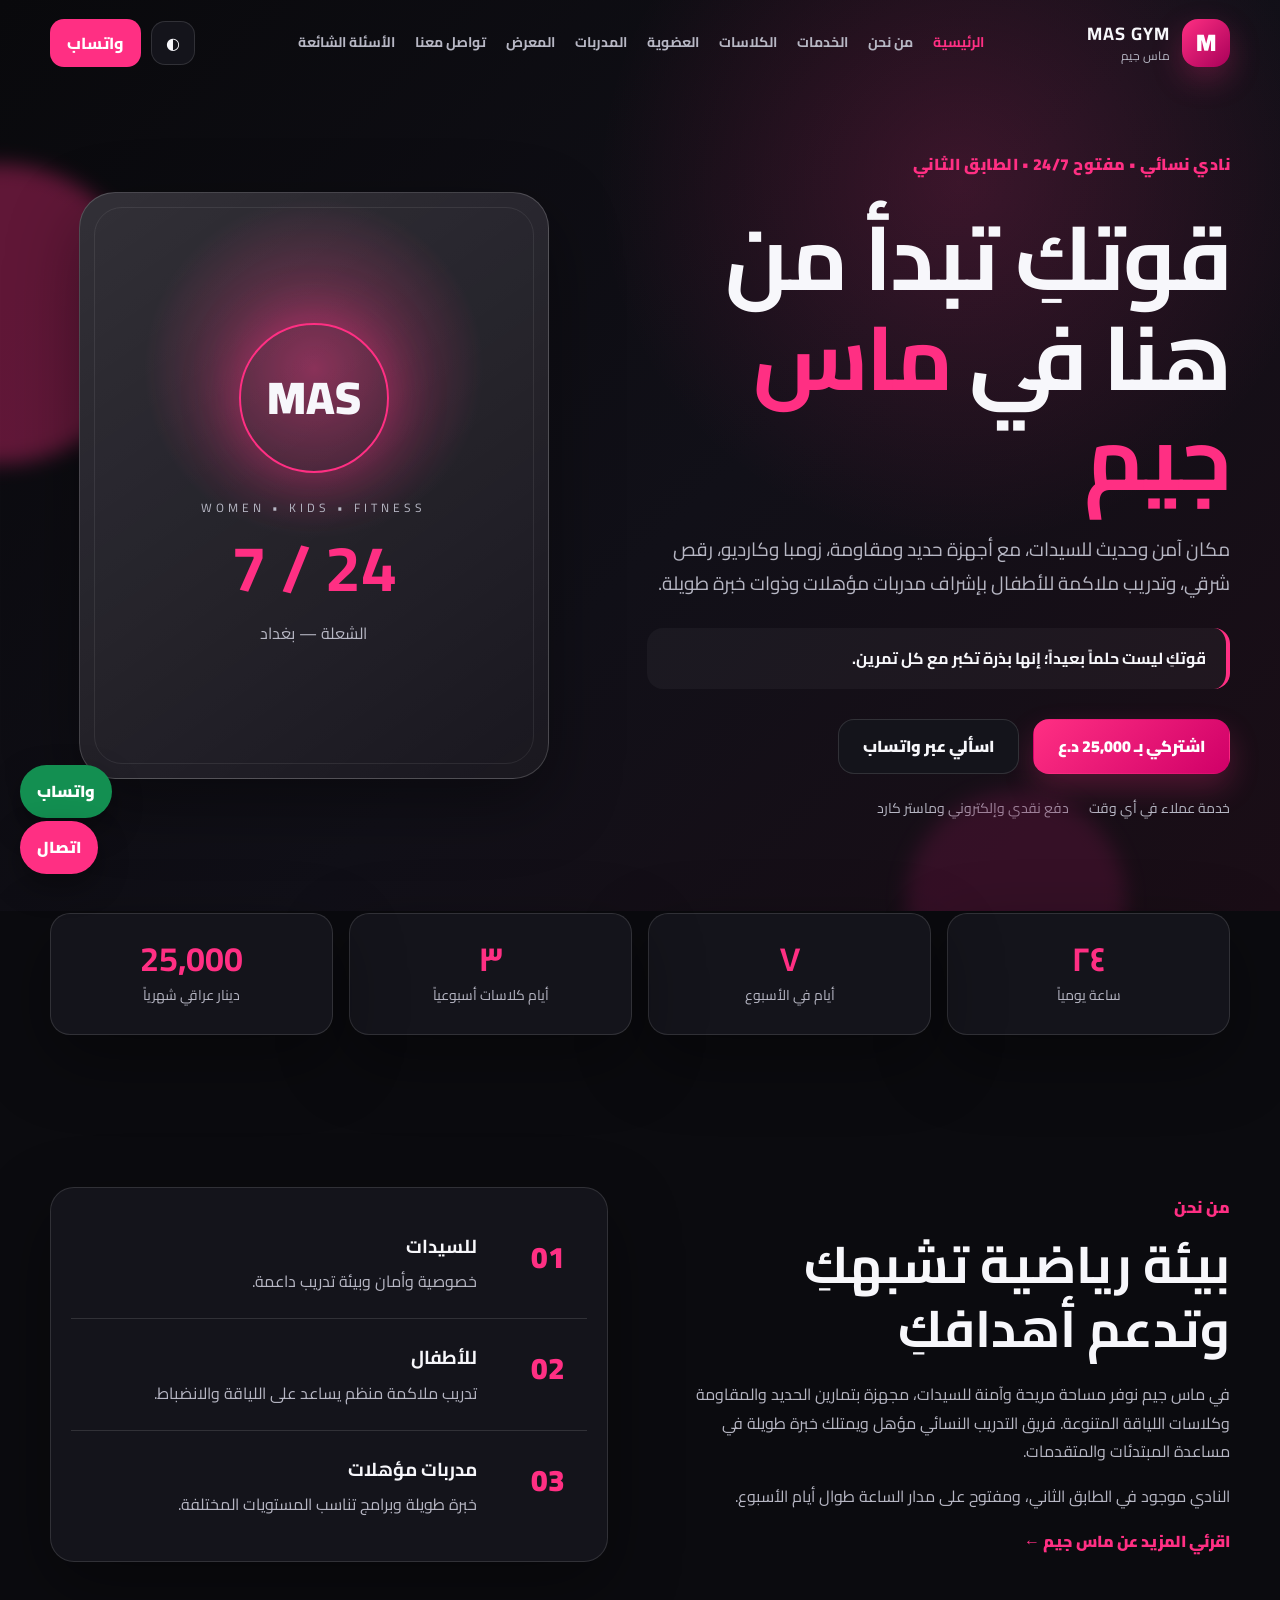
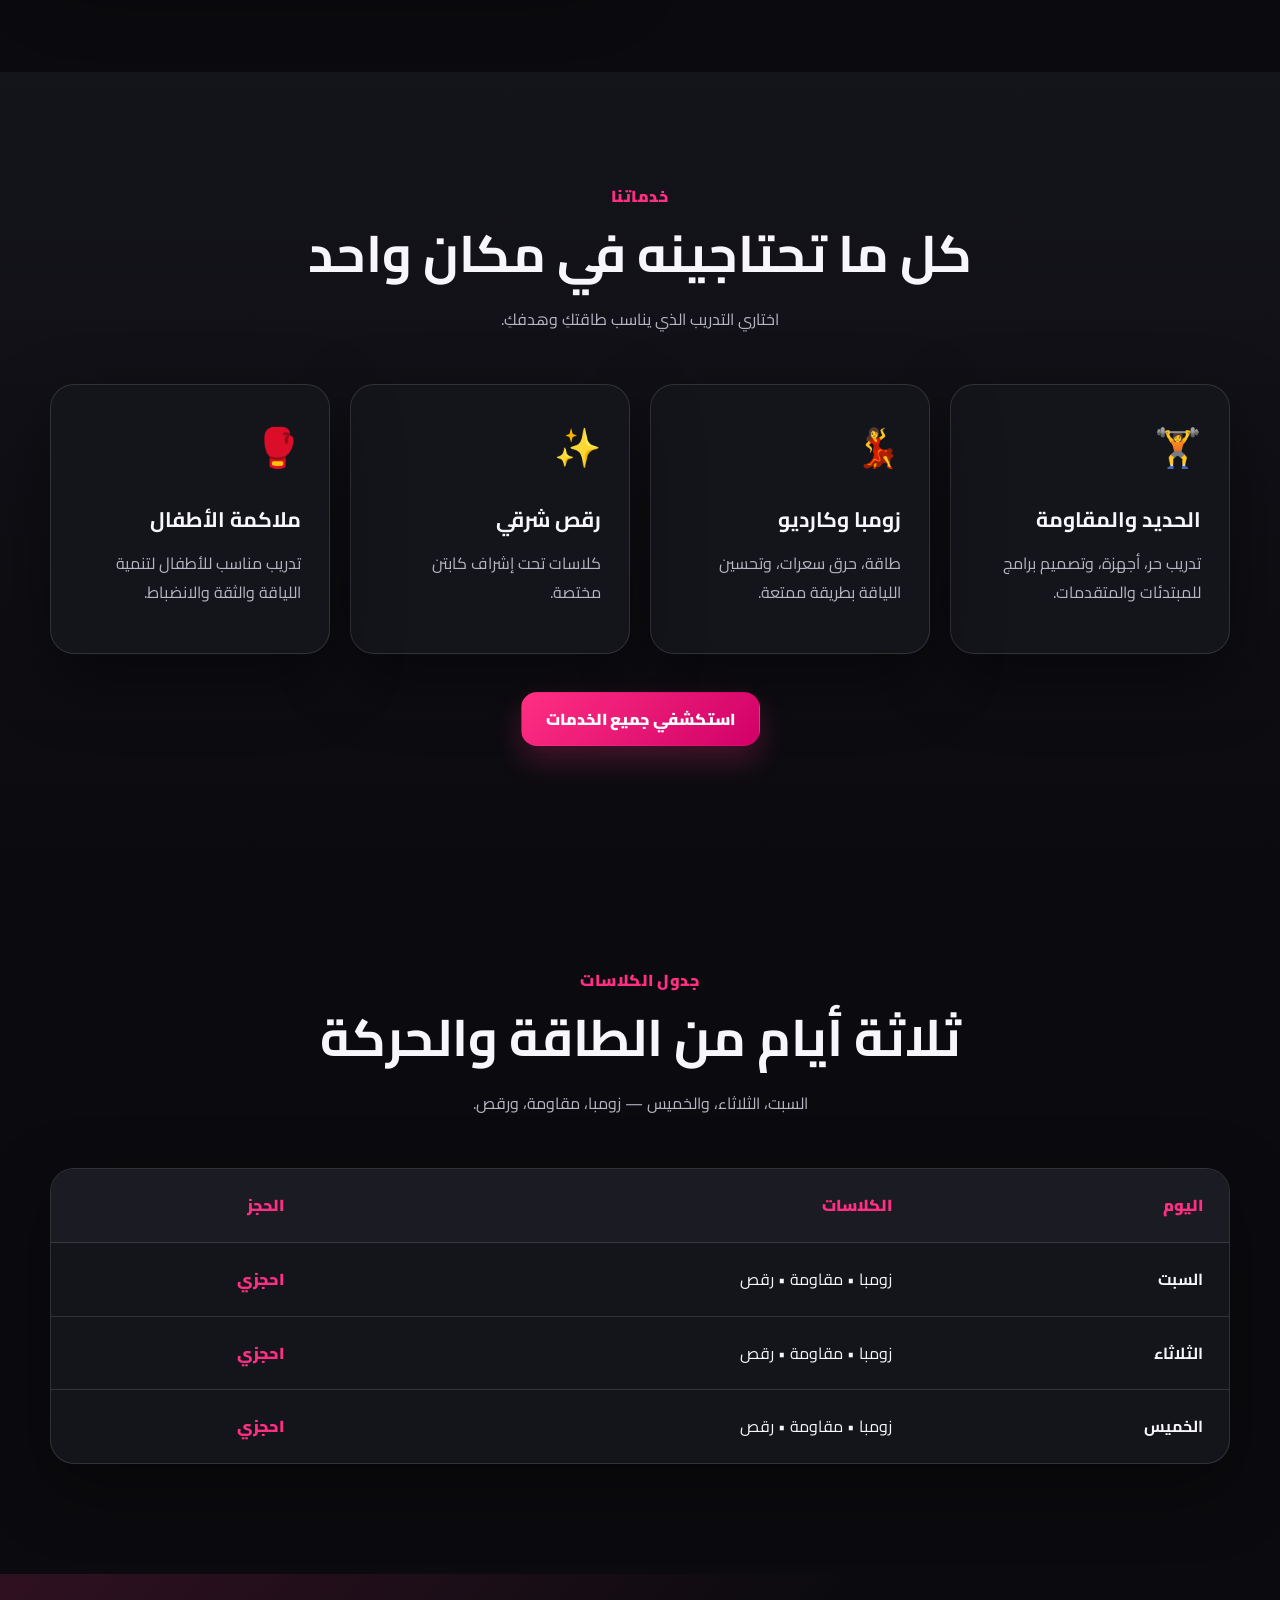
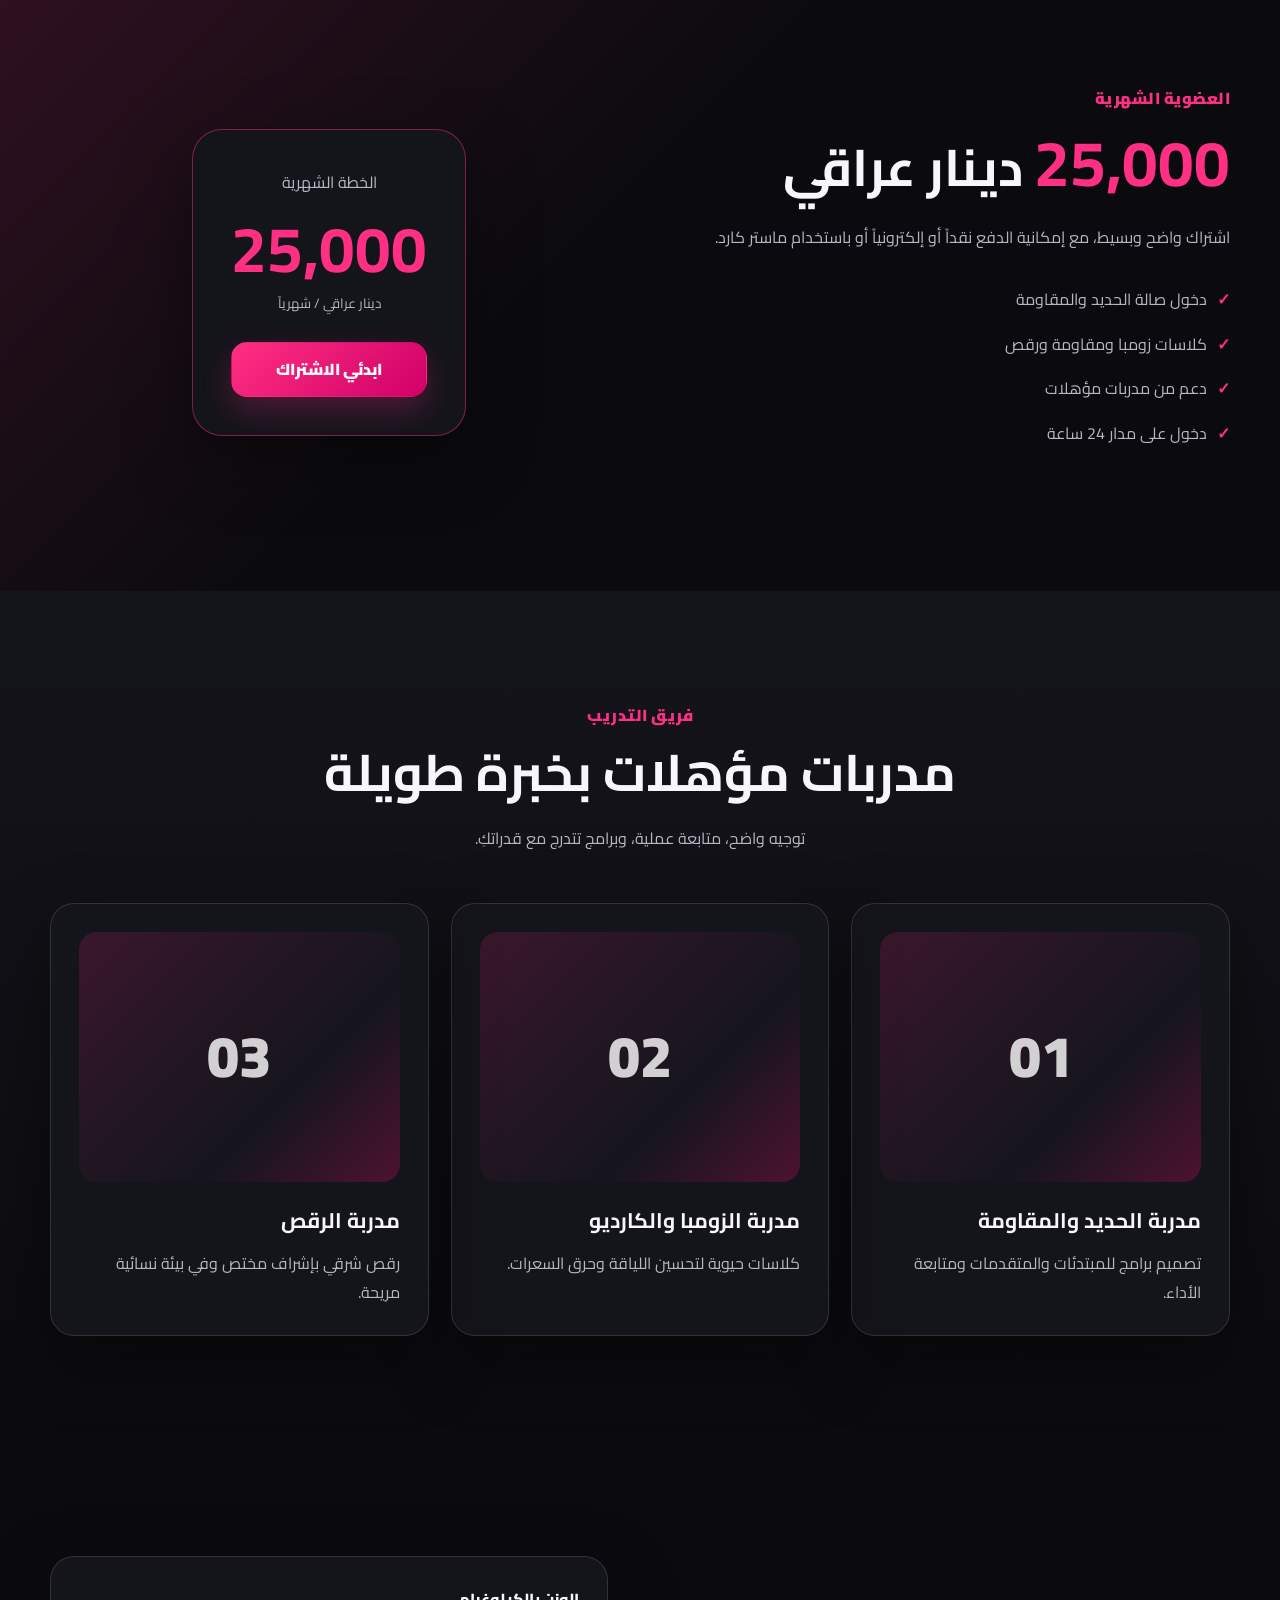
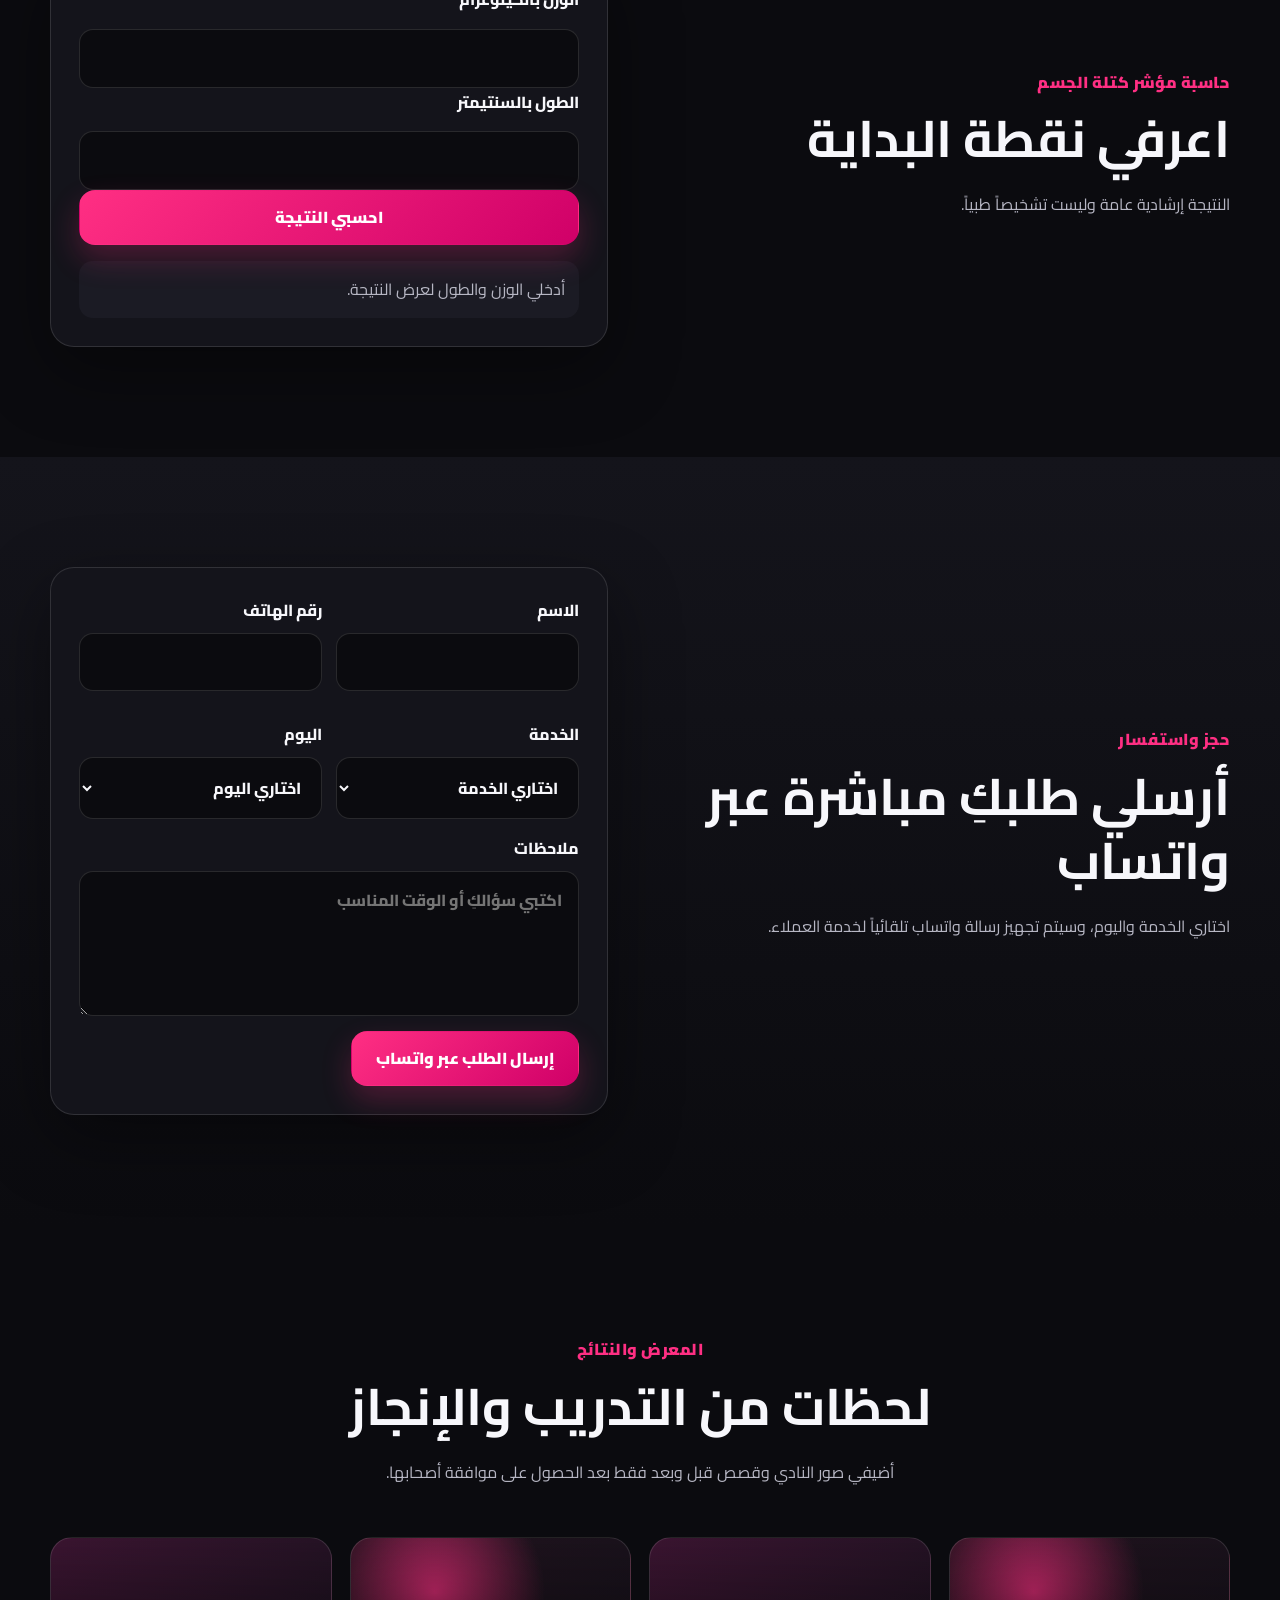
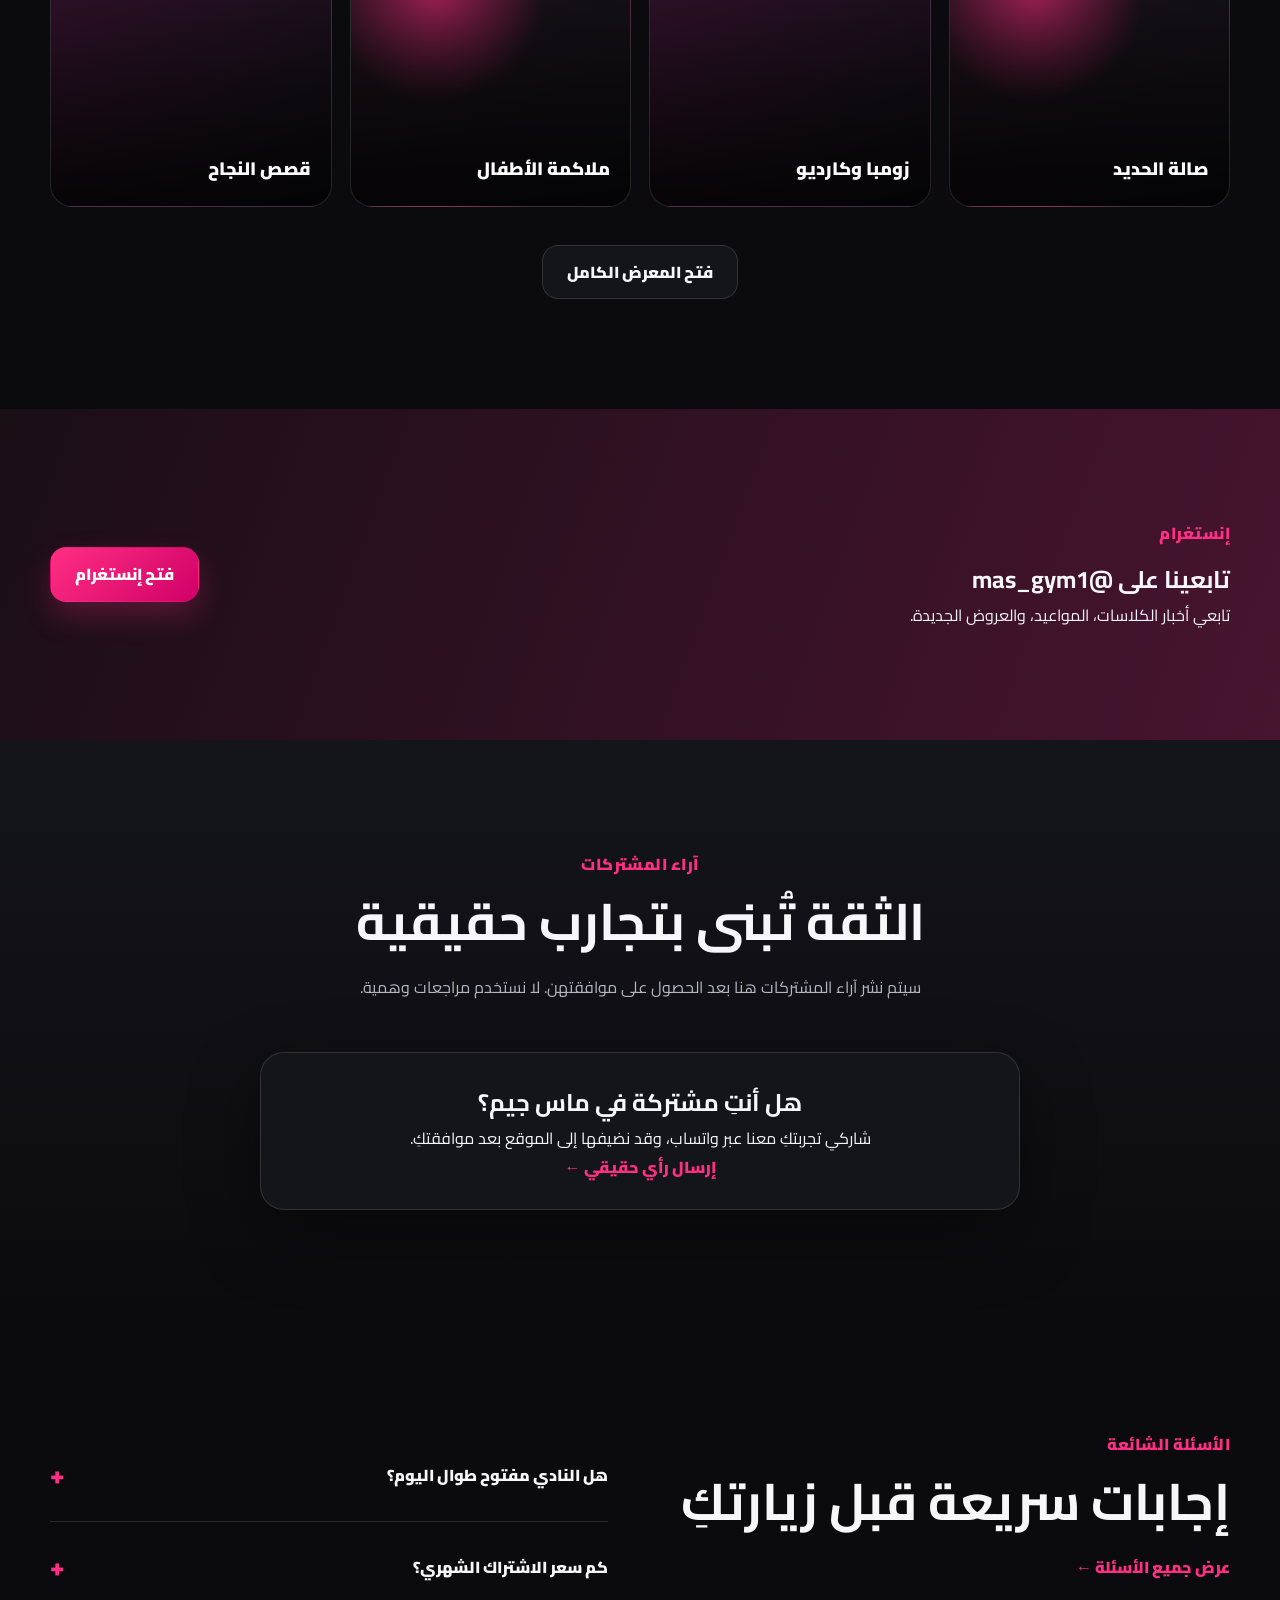
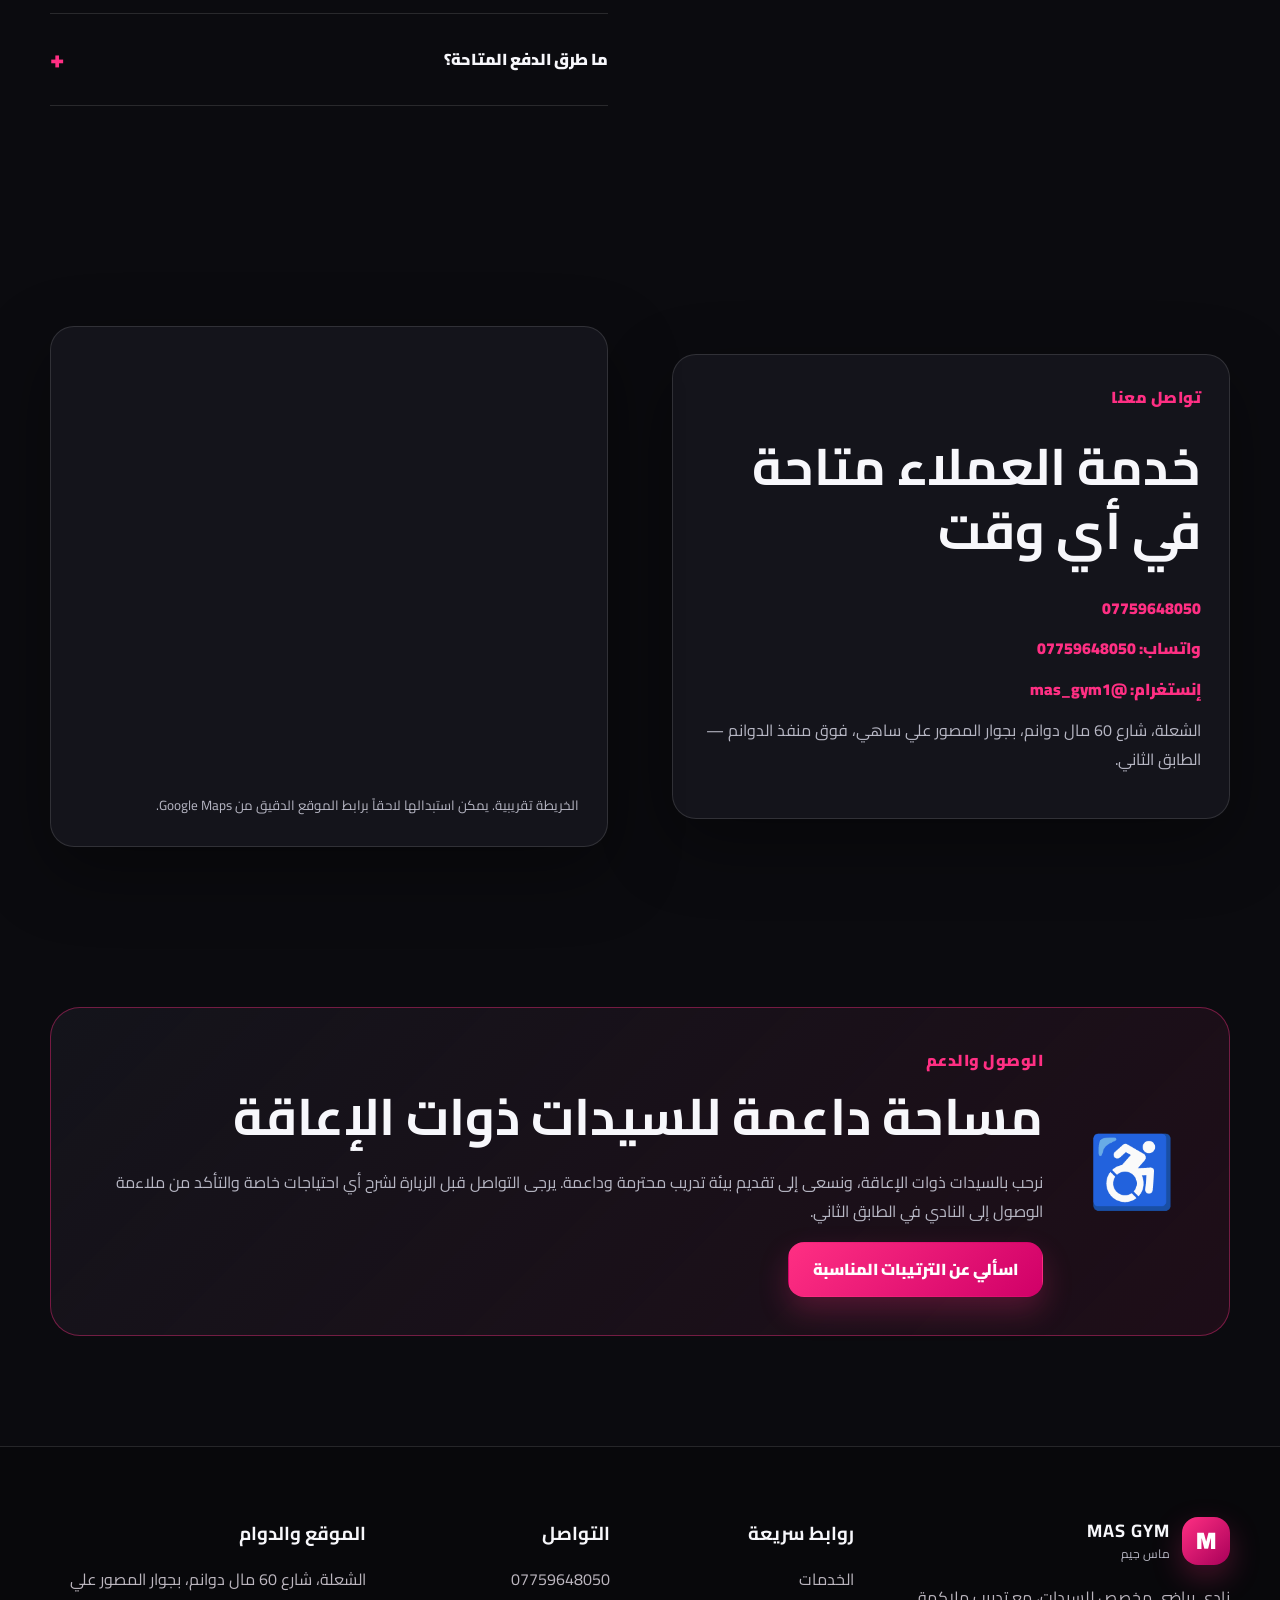
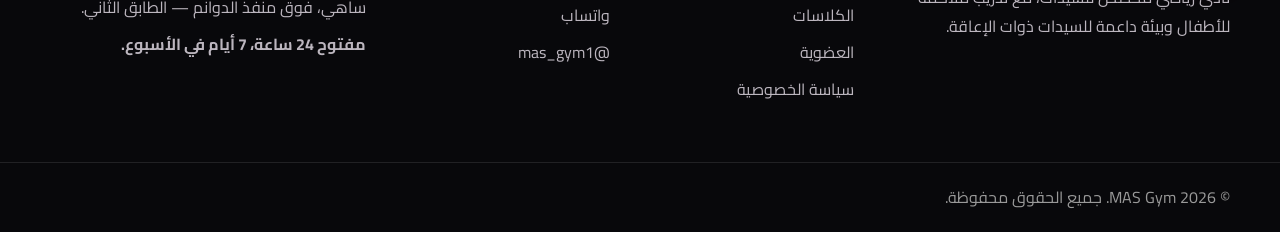
<file: index.html>
<!DOCTYPE html>
<html lang="ar" dir="rtl">
<head>
  <meta charset="UTF-8">
  <meta name="viewport" content="width=device-width, initial-scale=1.0">
  <meta name="description" content="ماس جيم في الشعلة، بغداد. نادي للسيدات، تدريب ملاكمة للأطفال، مفتوح 24 ساعة، واشتراك شهري 25,000 دينار عراقي.">
  <meta name="theme-color" content="#0b0b0f">
  <title>ماس جيم | نادي للسيدات والأطفال في بغداد</title>
  <link rel="preconnect" href="https://fonts.googleapis.com">
  <link rel="preconnect" href="https://fonts.gstatic.com" crossorigin>
  <link href="https://fonts.googleapis.com/css2?family=Cairo:wght@400;500;600;700;800;900&display=swap" rel="stylesheet">
  <link rel="stylesheet" href="css/style.css">
  <link rel="stylesheet" href="css/animations.css">
  <link rel="stylesheet" href="css/responsive.css">
</head>
<body>
<a class="skip-link" href="#mainContent">الانتقال إلى المحتوى</a>
<div class="page-loader" id="pageLoader" aria-hidden="true">
  <div class="loader-logo">MAS</div>
</div>

<header class="site-header" id="siteHeader">
  <div class="container nav-wrap">
    <a class="brand" href="index.html" aria-label="العودة إلى الصفحة الرئيسية">
      <span class="brand-mark" aria-hidden="true">M</span>
      <span class="brand-text">
        <strong>MAS GYM</strong>
        <small>ماس جيم</small>
      </span>
    </a>

    <button class="menu-toggle" id="menuToggle" aria-label="فتح القائمة" aria-controls="mainNav" aria-expanded="false">
      <span></span><span></span><span></span>
    </button>

    <nav class="main-nav" id="mainNav" aria-label="القائمة الرئيسية">
      <a href="index.html">الرئيسية</a>
      <a href="about.html">من نحن</a>
      <a href="services.html">الخدمات</a>
      <a href="classes.html">الكلاسات</a>
      <a href="membership.html">العضوية</a>
      <a href="trainers.html">المدربات</a>
      <a href="gallery.html">المعرض</a>
      <a href="contact.html">تواصل معنا</a>
      <a href="faq.html">الأسئلة الشائعة</a>
    </nav>

    <div class="nav-actions">
      <button class="icon-button" id="themeToggle" aria-label="تغيير مظهر الموقع" title="تغيير المظهر">◐</button>
      <a class="nav-cta" href="https://wa.me/9647759648050" target="_blank" rel="noopener">واتساب</a>
    </div>
  </div>
</header>

<main id="mainContent">
  <section class="hero" aria-labelledby="heroTitle">
    <div class="hero-orb hero-orb-one"></div>
    <div class="hero-orb hero-orb-two"></div>
    <div class="container hero-grid">
      <div class="hero-copy reveal">
        <span class="eyebrow">نادي نسائي • مفتوح 24/7 • الطابق الثاني</span>
        <h1 id="heroTitle">قوتكِ تبدأ من هنا في <span>ماس جيم</span></h1>
        <p class="hero-lead">
          مكان آمن وحديث للسيدات، مع أجهزة حديد ومقاومة، زومبا وكارديو، رقص شرقي،
          وتدريب ملاكمة للأطفال بإشراف مدربات مؤهلات وذوات خبرة طويلة.
        </p>
        <blockquote>قوتكِ ليست حلماً بعيداً؛ إنها بذرة تكبر مع كل تمرين.</blockquote>
        <div class="hero-actions">
          <a class="button primary" href="membership.html">اشتركي بـ 25,000 د.ع</a>
          <a class="button secondary" href="https://wa.me/9647759648050" target="_blank" rel="noopener">اسألي عبر واتساب</a>
        </div>
        <div class="hero-mini-info">
          <span>خدمة عملاء في أي وقت</span>
          <span>دفع نقدي وإلكتروني وماستر كارد</span>
        </div>
      </div>

      <div class="hero-visual reveal">
        <div class="visual-card">
          <div class="visual-badge">MAS</div>
          <p>WOMEN • KIDS • FITNESS</p>
          <strong>24 / 7</strong>
          <span>الشعلة — بغداد</span>
        </div>
      </div>
    </div>
  </section>

  <section class="stats section-sm" aria-label="معلومات سريعة">
    <div class="container stats-grid">
      <article class="stat-card reveal"><strong class="counter" data-target="24">0</strong><span>ساعة يومياً</span></article>
      <article class="stat-card reveal"><strong class="counter" data-target="7">0</strong><span>أيام في الأسبوع</span></article>
      <article class="stat-card reveal"><strong class="counter" data-target="3">0</strong><span>أيام كلاسات أسبوعياً</span></article>
      <article class="stat-card reveal"><strong>25,000</strong><span>دينار عراقي شهرياً</span></article>
    </div>
  </section>

  <section class="section" id="about">
    <div class="container two-column">
      <div class="section-copy reveal">
        <span class="eyebrow">من نحن</span>
        <h2>بيئة رياضية تشبهكِ وتدعم أهدافكِ</h2>
        <p>
          في ماس جيم نوفر مساحة مريحة وآمنة للسيدات، مجهزة بتمارين الحديد والمقاومة
          وكلاسات اللياقة المتنوعة. فريق التدريب النسائي مؤهل ويمتلك خبرة طويلة في
          مساعدة المبتدئات والمتقدمات.
        </p>
        <p>النادي موجود في الطابق الثاني، ومفتوح على مدار الساعة طوال أيام الأسبوع.</p>
        <a class="text-link" href="about.html">اقرئي المزيد عن ماس جيم ←</a>
      </div>
      <div class="feature-panel reveal">
        <div class="feature-row"><span>01</span><div><h3>للسيدات</h3><p>خصوصية وأمان وبيئة تدريب داعمة.</p></div></div>
        <div class="feature-row"><span>02</span><div><h3>للأطفال</h3><p>تدريب ملاكمة منظم يساعد على اللياقة والانضباط.</p></div></div>
        <div class="feature-row"><span>03</span><div><h3>مدربات مؤهلات</h3><p>خبرة طويلة وبرامج تناسب المستويات المختلفة.</p></div></div>
      </div>
    </div>
  </section>

  <section class="section section-dark" id="services">
    <div class="container">
      <div class="section-heading reveal">
        <span class="eyebrow">خدماتنا</span>
        <h2>كل ما تحتاجينه في مكان واحد</h2>
        <p>اختاري التدريب الذي يناسب طاقتكِ وهدفكِ.</p>
      </div>
      <div class="cards-grid four">
        <article class="service-card reveal"><div class="card-icon">🏋️</div><h3>الحديد والمقاومة</h3><p>تدريب حر، أجهزة، وتصميم برامج للمبتدئات والمتقدمات.</p></article>
        <article class="service-card reveal"><div class="card-icon">💃</div><h3>زومبا وكارديو</h3><p>طاقة، حرق سعرات، وتحسين اللياقة بطريقة ممتعة.</p></article>
        <article class="service-card reveal"><div class="card-icon">✨</div><h3>رقص شرقي</h3><p>كلاسات تحت إشراف كابتن مختصة.</p></article>
        <article class="service-card reveal"><div class="card-icon">🥊</div><h3>ملاكمة الأطفال</h3><p>تدريب مناسب للأطفال لتنمية اللياقة والثقة والانضباط.</p></article>
      </div>
      <div class="centered-action reveal"><a class="button primary" href="services.html">استكشفي جميع الخدمات</a></div>
    </div>
  </section>

  <section class="section" id="classes">
    <div class="container">
      <div class="section-heading reveal">
        <span class="eyebrow">جدول الكلاسات</span>
        <h2>ثلاثة أيام من الطاقة والحركة</h2>
        <p>السبت، الثلاثاء، والخميس — زومبا، مقاومة، ورقص.</p>
      </div>
      <div class="schedule reveal" role="table" aria-label="جدول كلاسات ماس جيم">
        <div class="schedule-row schedule-head" role="row">
          <span role="columnheader">اليوم</span><span role="columnheader">الكلاسات</span><span role="columnheader">الحجز</span>
        </div>
        <div class="schedule-row" role="row"><strong>السبت</strong><span>زومبا • مقاومة • رقص</span><a href="contact.html">احجزي</a></div>
        <div class="schedule-row" role="row"><strong>الثلاثاء</strong><span>زومبا • مقاومة • رقص</span><a href="contact.html">احجزي</a></div>
        <div class="schedule-row" role="row"><strong>الخميس</strong><span>زومبا • مقاومة • رقص</span><a href="contact.html">احجزي</a></div>
      </div>
    </div>
  </section>

  <section class="section membership-banner">
    <div class="container membership-grid">
      <div class="reveal">
        <span class="eyebrow">العضوية الشهرية</span>
        <h2><span class="price">25,000</span> دينار عراقي</h2>
        <p>اشتراك واضح وبسيط، مع إمكانية الدفع نقداً أو إلكترونياً أو باستخدام ماستر كارد.</p>
        <ul class="check-list">
          <li>دخول صالة الحديد والمقاومة</li>
          <li>كلاسات زومبا ومقاومة ورقص</li>
          <li>دعم من مدربات مؤهلات</li>
          <li>دخول على مدار 24 ساعة</li>
        </ul>
      </div>
      <div class="pricing-card reveal">
        <span>الخطة الشهرية</span>
        <strong>25,000</strong>
        <small>دينار عراقي / شهرياً</small>
        <a class="button primary full" href="https://wa.me/9647759648050?text=%D9%85%D8%B1%D8%AD%D8%A8%D8%A7%D9%8B%D8%8C%20%D8%A3%D8%B1%D8%BA%D8%A8%20%D8%A8%D8%A7%D9%84%D8%A7%D8%B4%D8%AA%D8%B1%D8%A7%D9%83%20%D9%81%D9%8A%20%D9%85%D8%A7%D8%B3%20%D8%AC%D9%8A%D9%85" target="_blank" rel="noopener">ابدئي الاشتراك</a>
      </div>
    </div>
  </section>

  <section class="section section-dark" id="trainers">
    <div class="container">
      <div class="section-heading reveal">
        <span class="eyebrow">فريق التدريب</span>
        <h2>مدربات مؤهلات بخبرة طويلة</h2>
        <p>توجيه واضح، متابعة عملية، وبرامج تتدرج مع قدراتكِ.</p>
      </div>
      <div class="trainer-grid">
        <article class="trainer-card reveal"><div class="trainer-placeholder">01</div><h3>مدربة الحديد والمقاومة</h3><p>تصميم برامج للمبتدئات والمتقدمات ومتابعة الأداء.</p></article>
        <article class="trainer-card reveal"><div class="trainer-placeholder">02</div><h3>مدربة الزومبا والكارديو</h3><p>كلاسات حيوية لتحسين اللياقة وحرق السعرات.</p></article>
        <article class="trainer-card reveal"><div class="trainer-placeholder">03</div><h3>مدربة الرقص</h3><p>رقص شرقي بإشراف مختص وفي بيئة نسائية مريحة.</p></article>
      </div>
    </div>
  </section>

  <section class="section" id="bmi">
    <div class="container tool-grid">
      <div class="section-copy reveal">
        <span class="eyebrow">حاسبة مؤشر كتلة الجسم</span>
        <h2>اعرفي نقطة البداية</h2>
        <p>النتيجة إرشادية عامة وليست تشخيصاً طبياً.</p>
      </div>
      <form class="calculator-card reveal" id="bmiForm">
        <label for="weight">الوزن بالكيلوغرام</label>
        <input id="weight" name="weight" type="number" min="20" max="300" step="0.1" required>
        <label for="height">الطول بالسنتيمتر</label>
        <input id="height" name="height" type="number" min="100" max="250" step="0.1" required>
        <button class="button primary full" type="submit">احسبي النتيجة</button>
        <output id="bmiResult" class="bmi-result" aria-live="polite">أدخلي الوزن والطول لعرض النتيجة.</output>
      </form>
    </div>
  </section>

  <section class="section section-dark" id="booking">
    <div class="container booking-grid">
      <div class="section-copy reveal">
        <span class="eyebrow">حجز واستفسار</span>
        <h2>أرسلي طلبكِ مباشرة عبر واتساب</h2>
        <p>اختاري الخدمة واليوم، وسيتم تجهيز رسالة واتساب تلقائياً لخدمة العملاء.</p>
      </div>
      <form class="booking-form reveal" id="bookingForm">
        <div class="form-grid">
          <label>الاسم<input type="text" id="bookingName" required></label>
          <label>رقم الهاتف<input type="tel" id="bookingPhone" required></label>
          <label>الخدمة
            <select id="bookingService" required>
              <option value="">اختاري الخدمة</option>
              <option>اشتراك شهري</option>
              <option>زومبا وكارديو</option>
              <option>حديد ومقاومة</option>
              <option>رقص شرقي</option>
              <option>ملاكمة أطفال</option>
            </select>
          </label>
          <label>اليوم
            <select id="bookingDay" required>
              <option value="">اختاري اليوم</option>
              <option>السبت</option><option>الثلاثاء</option><option>الخميس</option>
            </select>
          </label>
        </div>
        <label>ملاحظات<textarea id="bookingNotes" rows="4" placeholder="اكتبي سؤالكِ أو الوقت المناسب"></textarea></label>
        <button class="button primary" type="submit">إرسال الطلب عبر واتساب</button>
      </form>
    </div>
  </section>

  <section class="section" id="gallery">
    <div class="container">
      <div class="section-heading reveal">
        <span class="eyebrow">المعرض والنتائج</span>
        <h2>لحظات من التدريب والإنجاز</h2>
        <p>أضيفي صور النادي وقصص قبل وبعد فقط بعد الحصول على موافقة أصحابها.</p>
      </div>
      <div class="gallery-grid">
        <button class="gallery-item reveal" data-gallery="صالة الحديد والمقاومة"><span>صالة الحديد</span></button>
        <button class="gallery-item reveal" data-gallery="كلاسات الزومبا والكارديو"><span>زومبا وكارديو</span></button>
        <button class="gallery-item reveal" data-gallery="تدريب ملاكمة الأطفال"><span>ملاكمة الأطفال</span></button>
        <button class="gallery-item reveal" data-gallery="قصص النجاح الحقيقية"><span>قصص النجاح</span></button>
      </div>
      <div class="centered-action reveal"><a class="button secondary" href="gallery.html">فتح المعرض الكامل</a></div>
    </div>
  </section>

  <section class="section instagram-strip">
    <div class="container instagram-content reveal">
      <div>
        <span class="eyebrow">إنستغرام</span>
        <h2>تابعينا على @mas_gym1</h2>
        <p>تابعي أخبار الكلاسات، المواعيد، والعروض الجديدة.</p>
      </div>
      <a class="button primary" href="https://www.instagram.com/mas_gym1/" target="_blank" rel="noopener">فتح إنستغرام</a>
    </div>
  </section>

  <section class="section section-dark" id="testimonials">
    <div class="container">
      <div class="section-heading reveal">
        <span class="eyebrow">آراء المشتركات</span>
        <h2>الثقة تُبنى بتجارب حقيقية</h2>
        <p>سيتم نشر آراء المشتركات هنا بعد الحصول على موافقتهن. لا نستخدم مراجعات وهمية.</p>
      </div>
      <div class="review-placeholder reveal">
        <strong>هل أنتِ مشتركة في ماس جيم؟</strong>
        <p>شاركي تجربتكِ معنا عبر واتساب، وقد نضيفها إلى الموقع بعد موافقتكِ.</p>
        <a class="text-link" href="https://wa.me/9647759648050" target="_blank" rel="noopener">إرسال رأي حقيقي ←</a>
      </div>
    </div>
  </section>

  <section class="section" id="faq">
    <div class="container faq-layout">
      <div class="section-copy reveal">
        <span class="eyebrow">الأسئلة الشائعة</span>
        <h2>إجابات سريعة قبل زيارتكِ</h2>
        <a class="text-link" href="faq.html">عرض جميع الأسئلة ←</a>
      </div>
      <div class="faq-list">
        <article class="faq-item reveal">
          <button class="faq-question" aria-expanded="false">هل النادي مفتوح طوال اليوم؟ <span>+</span></button>
          <div class="faq-answer"><p>نعم، ماس جيم مفتوح 24 ساعة طوال أيام الأسبوع.</p></div>
        </article>
        <article class="faq-item reveal">
          <button class="faq-question" aria-expanded="false">كم سعر الاشتراك الشهري؟ <span>+</span></button>
          <div class="faq-answer"><p>الاشتراك الشهري هو 25,000 دينار عراقي.</p></div>
        </article>
        <article class="faq-item reveal">
          <button class="faq-question" aria-expanded="false">ما طرق الدفع المتاحة؟ <span>+</span></button>
          <div class="faq-answer"><p>الدفع النقدي، الدفع الإلكتروني، وماستر كارد.</p></div>
        </article>
      </div>
    </div>
  </section>

  <section class="section contact-section" id="contact">
    <div class="container contact-grid">
      <div class="contact-card reveal">
        <span class="eyebrow">تواصل معنا</span>
        <h2>خدمة العملاء متاحة في أي وقت</h2>
        <a href="tel:+9647759648050">07759648050</a>
        <a href="https://wa.me/9647759648050" target="_blank" rel="noopener">واتساب: 07759648050</a>
        <a href="https://www.instagram.com/mas_gym1/" target="_blank" rel="noopener">إنستغرام: @mas_gym1</a>
        <p>الشعلة، شارع 60 مال دوانم، بجوار المصور علي ساهي، فوق منفذ الدوانم — الطابق الثاني.</p>
      </div>
      <div class="map-card reveal">
        <iframe
          title="موقع ماس جيم في الشعلة بغداد"
          src="https://www.google.com/maps?q=%D8%A7%D9%84%D8%B4%D8%B9%D9%84%D8%A9%20%D8%B4%D8%A7%D8%B1%D8%B9%2060%20%D8%A8%D8%BA%D8%AF%D8%A7%D8%AF&output=embed"
          loading="lazy"
          referrerpolicy="no-referrer-when-downgrade">
        </iframe>
        <small>الخريطة تقريبية. يمكن استبدالها لاحقاً برابط الموقع الدقيق من Google Maps.</small>
      </div>
    </div>
  </section>

  <section class="section accessibility-section" id="accessibility">
    <div class="container accessibility-card reveal">
      <div class="accessibility-icon" aria-hidden="true">♿</div>
      <div>
        <span class="eyebrow">الوصول والدعم</span>
        <h2>مساحة داعمة للسيدات ذوات الإعاقة</h2>
        <p>
          نرحب بالسيدات ذوات الإعاقة، ونسعى إلى تقديم بيئة تدريب محترمة وداعمة.
          يرجى التواصل قبل الزيارة لشرح أي احتياجات خاصة والتأكد من ملاءمة الوصول إلى النادي في الطابق الثاني.
        </p>
        <a class="button primary" href="https://wa.me/9647759648050" target="_blank" rel="noopener">اسألي عن الترتيبات المناسبة</a>
      </div>
    </div>
  </section>
</main>

<footer class="site-footer">
  <div class="container footer-grid">
    <div>
      <div class="brand footer-brand">
        <span class="brand-mark" aria-hidden="true">M</span>
        <span class="brand-text"><strong>MAS GYM</strong><small>ماس جيم</small></span>
      </div>
      <p>نادي رياضي مخصص للسيدات، مع تدريب ملاكمة للأطفال وبيئة داعمة للسيدات ذوات الإعاقة.</p>
    </div>

    <div>
      <h3>روابط سريعة</h3>
      <a href="services.html">الخدمات</a>
      <a href="classes.html">الكلاسات</a>
      <a href="membership.html">العضوية</a>
      <a href="privacy.html">سياسة الخصوصية</a>
    </div>

    <div>
      <h3>التواصل</h3>
      <a href="tel:+9647759648050">07759648050</a>
      <a href="https://wa.me/9647759648050" target="_blank" rel="noopener">واتساب</a>
      <a href="https://www.instagram.com/mas_gym1/" target="_blank" rel="noopener">@mas_gym1</a>
    </div>

    <div>
      <h3>الموقع والدوام</h3>
      <p>الشعلة، شارع 60 مال دوانم، بجوار المصور علي ساهي، فوق منفذ الدوانم — الطابق الثاني.</p>
      <p><strong>مفتوح 24 ساعة، 7 أيام في الأسبوع.</strong></p>
    </div>
  </div>
  <div class="footer-bottom">
    <div class="container">
      <p>© <span id="currentYear"></span> MAS Gym. جميع الحقوق محفوظة.</p>
    </div>
  </div>
</footer>

<a class="floating-action whatsapp-float" href="https://wa.me/9647759648050" target="_blank" rel="noopener" aria-label="مراسلة ماس جيم عبر واتساب">واتساب</a>
<a class="floating-action call-float" href="tel:+9647759648050" aria-label="الاتصال بماس جيم">اتصال</a>
<button class="back-to-top" id="backToTop" aria-label="العودة إلى أعلى الصفحة">↑</button>
<div class="scroll-progress" id="scrollProgress" aria-hidden="true"></div>

<div class="lightbox" id="lightbox" role="dialog" aria-modal="true" aria-label="عرض صورة" hidden>
  <button id="lightboxClose" aria-label="إغلاق">×</button>
  <div class="lightbox-content" id="lightboxContent"></div>
</div>

<script src="js/script.js"></script>
<script src="js/bmi.js"></script>
<script src="js/booking.js"></script>
<script src="js/gallery.js"></script>
</body>
</html>
</file>
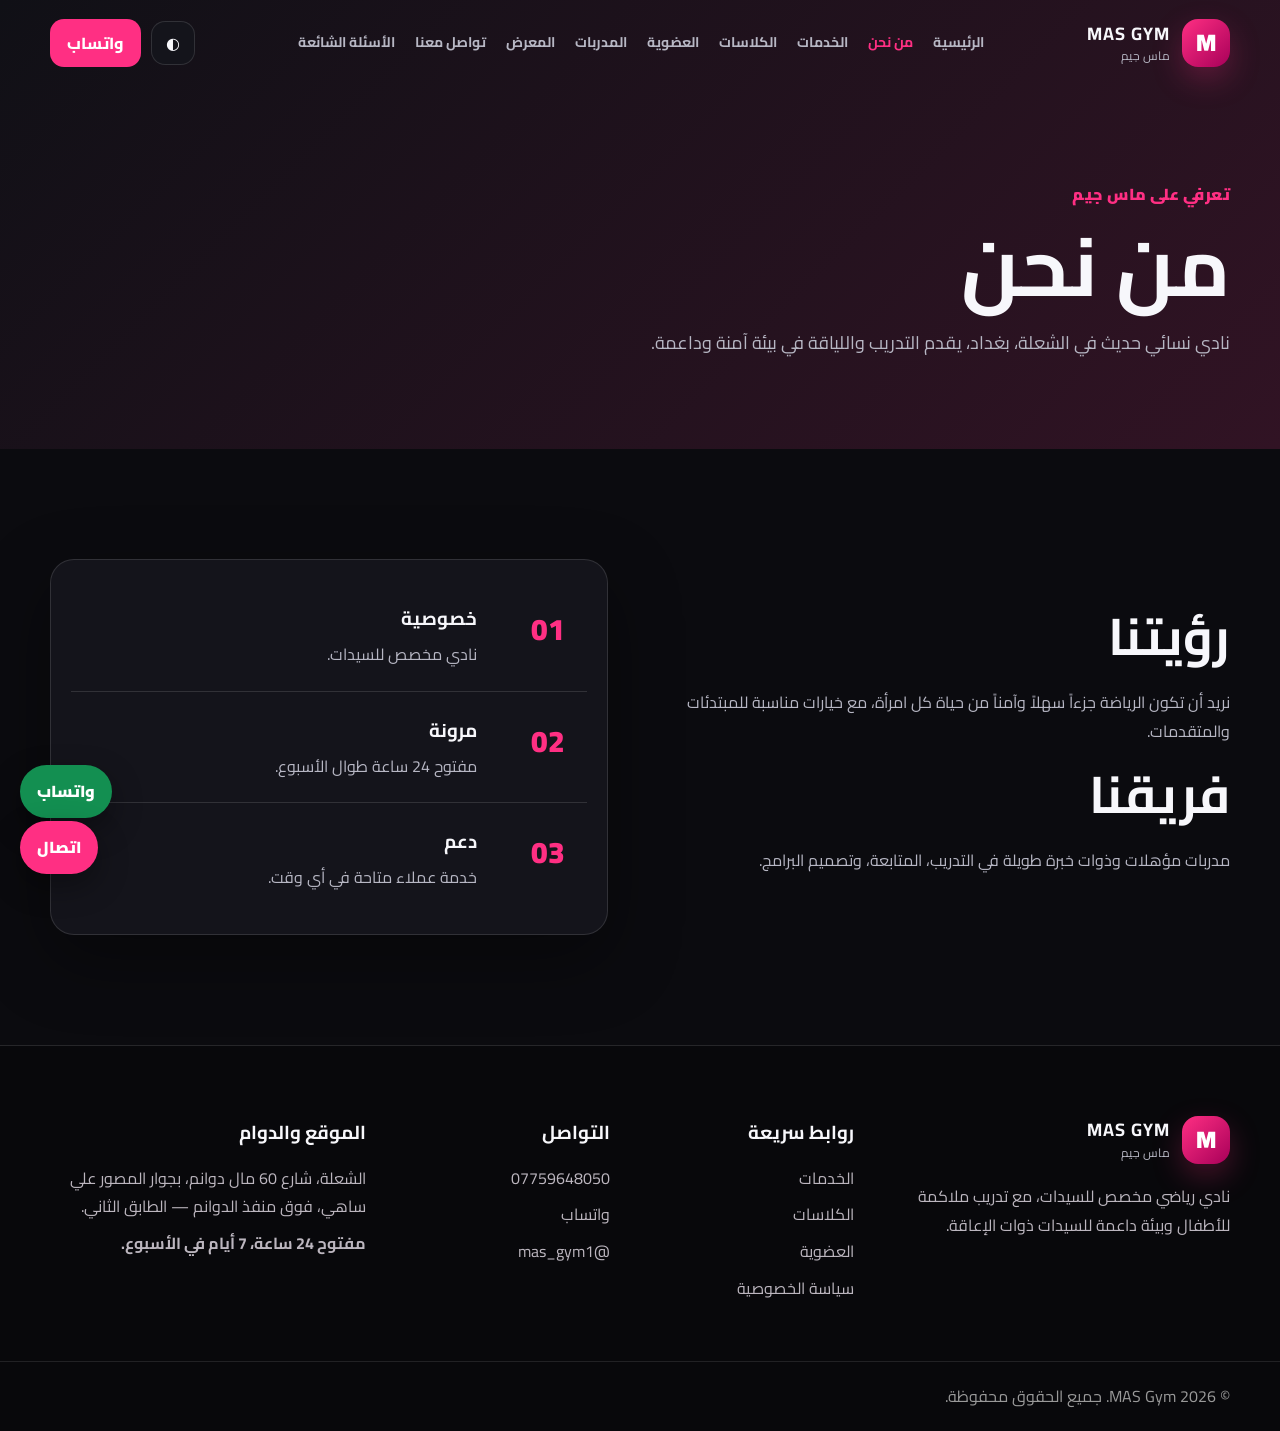
<file: about.html>
<!DOCTYPE html>
<html lang="ar" dir="rtl">
<head>
  <meta charset="UTF-8">
  <meta name="viewport" content="width=device-width, initial-scale=1.0">
  <meta name="description" content="نادي نسائي حديث في الشعلة، بغداد، يقدم التدريب واللياقة في بيئة آمنة وداعمة.">
  <meta name="theme-color" content="#0b0b0f">
  <title>من نحن | MAS Gym</title>
  <link rel="preconnect" href="https://fonts.googleapis.com">
  <link rel="preconnect" href="https://fonts.gstatic.com" crossorigin>
  <link href="https://fonts.googleapis.com/css2?family=Cairo:wght@400;500;600;700;800;900&display=swap" rel="stylesheet">
  <link rel="stylesheet" href="css/style.css">
  <link rel="stylesheet" href="css/animations.css">
  <link rel="stylesheet" href="css/responsive.css">
</head>
<body>
<a class="skip-link" href="#mainContent">الانتقال إلى المحتوى</a>
<div class="page-loader" id="pageLoader" aria-hidden="true">
  <div class="loader-logo">MAS</div>
</div>

<header class="site-header" id="siteHeader">
  <div class="container nav-wrap">
    <a class="brand" href="index.html" aria-label="العودة إلى الصفحة الرئيسية">
      <span class="brand-mark" aria-hidden="true">M</span>
      <span class="brand-text">
        <strong>MAS GYM</strong>
        <small>ماس جيم</small>
      </span>
    </a>

    <button class="menu-toggle" id="menuToggle" aria-label="فتح القائمة" aria-controls="mainNav" aria-expanded="false">
      <span></span><span></span><span></span>
    </button>

    <nav class="main-nav" id="mainNav" aria-label="القائمة الرئيسية">
      <a href="index.html">الرئيسية</a>
      <a href="about.html">من نحن</a>
      <a href="services.html">الخدمات</a>
      <a href="classes.html">الكلاسات</a>
      <a href="membership.html">العضوية</a>
      <a href="trainers.html">المدربات</a>
      <a href="gallery.html">المعرض</a>
      <a href="contact.html">تواصل معنا</a>
      <a href="faq.html">الأسئلة الشائعة</a>
    </nav>

    <div class="nav-actions">
      <button class="icon-button" id="themeToggle" aria-label="تغيير مظهر الموقع" title="تغيير المظهر">◐</button>
      <a class="nav-cta" href="https://wa.me/9647759648050" target="_blank" rel="noopener">واتساب</a>
    </div>
  </div>
</header>

<main id="mainContent">
  <section class="page-hero">
    <div class="container reveal">
      <span class="eyebrow">تعرفي على ماس جيم</span>
      <h1>من نحن</h1>
      <p>نادي نسائي حديث في الشعلة، بغداد، يقدم التدريب واللياقة في بيئة آمنة وداعمة.</p>
    </div>
  </section>
  
<section class="section">
  <div class="container two-column">
    <div class="section-copy reveal">
      <h2>رؤيتنا</h2>
      <p>نريد أن تكون الرياضة جزءاً سهلاً وآمناً من حياة كل امرأة، مع خيارات مناسبة للمبتدئات والمتقدمات.</p>
      <h2>فريقنا</h2>
      <p>مدربات مؤهلات وذوات خبرة طويلة في التدريب، المتابعة، وتصميم البرامج.</p>
    </div>
    <div class="feature-panel reveal">
      <div class="feature-row"><span>01</span><div><h3>خصوصية</h3><p>نادي مخصص للسيدات.</p></div></div>
      <div class="feature-row"><span>02</span><div><h3>مرونة</h3><p>مفتوح 24 ساعة طوال الأسبوع.</p></div></div>
      <div class="feature-row"><span>03</span><div><h3>دعم</h3><p>خدمة عملاء متاحة في أي وقت.</p></div></div>
    </div>
  </div>
</section>

</main>

<footer class="site-footer">
  <div class="container footer-grid">
    <div>
      <div class="brand footer-brand">
        <span class="brand-mark" aria-hidden="true">M</span>
        <span class="brand-text"><strong>MAS GYM</strong><small>ماس جيم</small></span>
      </div>
      <p>نادي رياضي مخصص للسيدات، مع تدريب ملاكمة للأطفال وبيئة داعمة للسيدات ذوات الإعاقة.</p>
    </div>

    <div>
      <h3>روابط سريعة</h3>
      <a href="services.html">الخدمات</a>
      <a href="classes.html">الكلاسات</a>
      <a href="membership.html">العضوية</a>
      <a href="privacy.html">سياسة الخصوصية</a>
    </div>

    <div>
      <h3>التواصل</h3>
      <a href="tel:+9647759648050">07759648050</a>
      <a href="https://wa.me/9647759648050" target="_blank" rel="noopener">واتساب</a>
      <a href="https://www.instagram.com/mas_gym1/" target="_blank" rel="noopener">@mas_gym1</a>
    </div>

    <div>
      <h3>الموقع والدوام</h3>
      <p>الشعلة، شارع 60 مال دوانم، بجوار المصور علي ساهي، فوق منفذ الدوانم — الطابق الثاني.</p>
      <p><strong>مفتوح 24 ساعة، 7 أيام في الأسبوع.</strong></p>
    </div>
  </div>
  <div class="footer-bottom">
    <div class="container">
      <p>© <span id="currentYear"></span> MAS Gym. جميع الحقوق محفوظة.</p>
    </div>
  </div>
</footer>

<a class="floating-action whatsapp-float" href="https://wa.me/9647759648050" target="_blank" rel="noopener" aria-label="مراسلة ماس جيم عبر واتساب">واتساب</a>
<a class="floating-action call-float" href="tel:+9647759648050" aria-label="الاتصال بماس جيم">اتصال</a>
<button class="back-to-top" id="backToTop" aria-label="العودة إلى أعلى الصفحة">↑</button>
<div class="scroll-progress" id="scrollProgress" aria-hidden="true"></div>

<script src="js/script.js"></script>
<script src="js/gallery.js"></script>
</body>
</html>
</file>
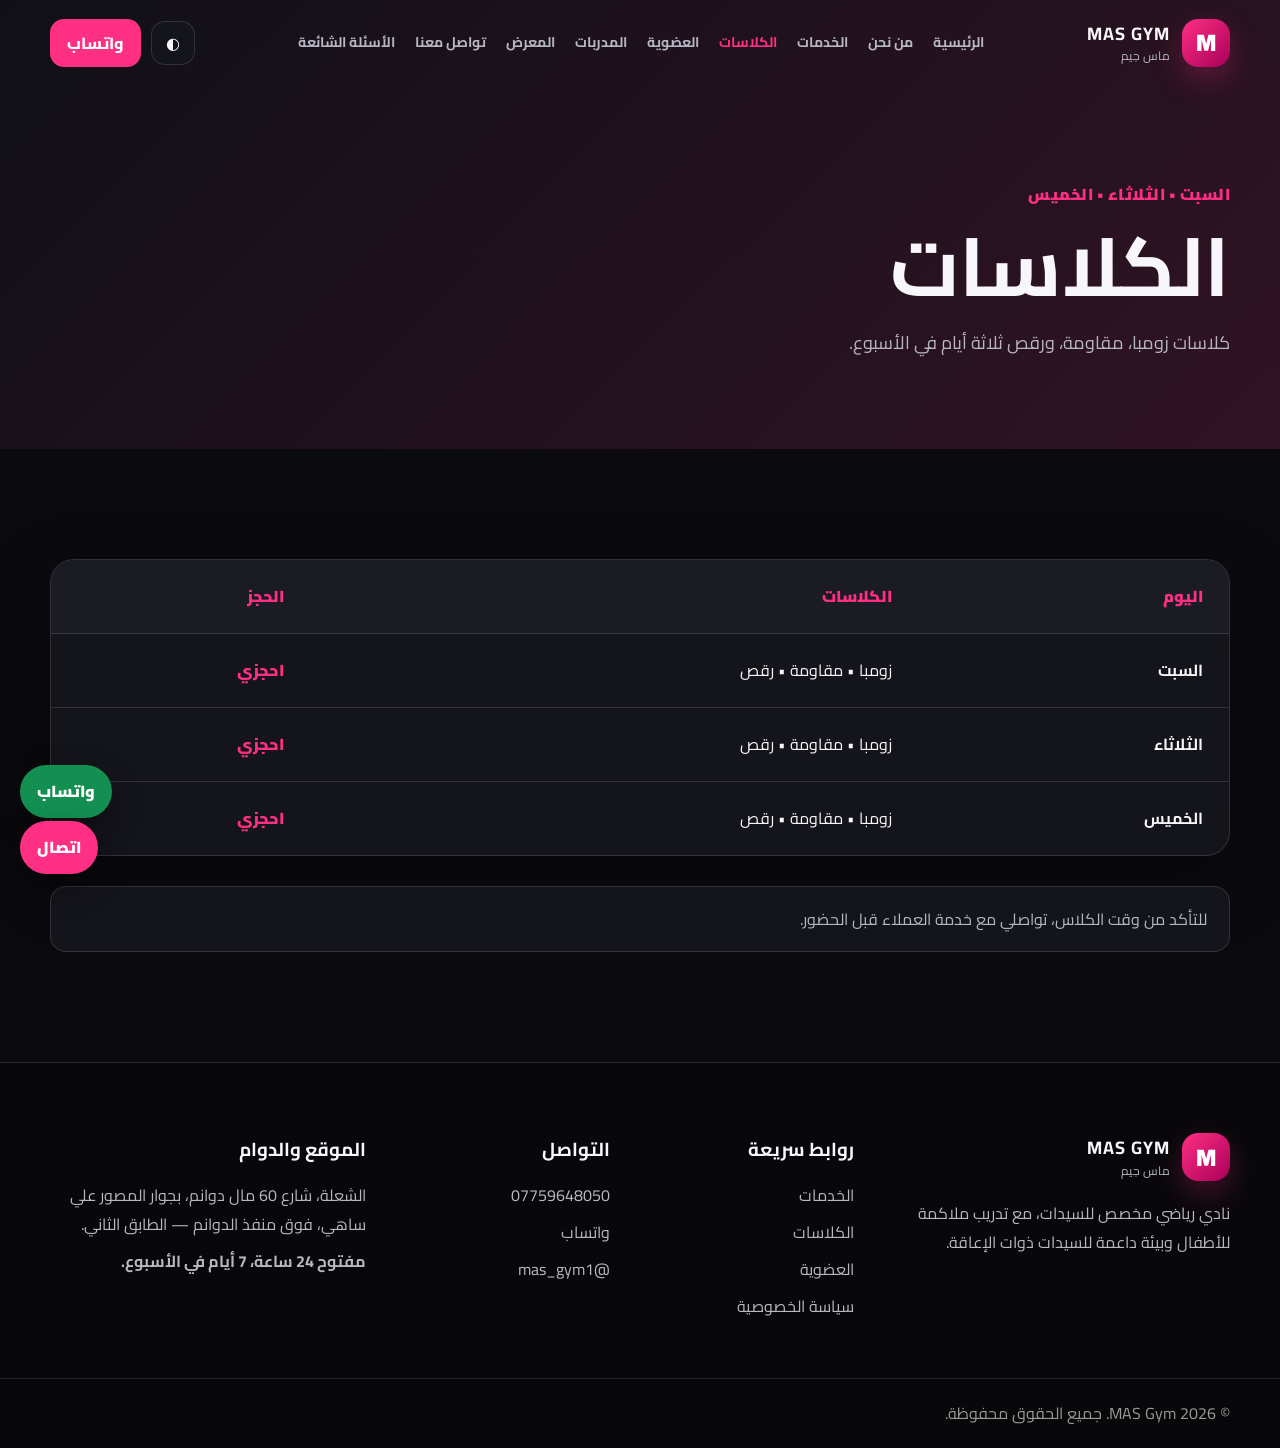
<file: classes.html>
<!DOCTYPE html>
<html lang="ar" dir="rtl">
<head>
  <meta charset="UTF-8">
  <meta name="viewport" content="width=device-width, initial-scale=1.0">
  <meta name="description" content="كلاسات زومبا، مقاومة، ورقص ثلاثة أيام في الأسبوع.">
  <meta name="theme-color" content="#0b0b0f">
  <title>الكلاسات | MAS Gym</title>
  <link rel="preconnect" href="https://fonts.googleapis.com">
  <link rel="preconnect" href="https://fonts.gstatic.com" crossorigin>
  <link href="https://fonts.googleapis.com/css2?family=Cairo:wght@400;500;600;700;800;900&display=swap" rel="stylesheet">
  <link rel="stylesheet" href="css/style.css">
  <link rel="stylesheet" href="css/animations.css">
  <link rel="stylesheet" href="css/responsive.css">
</head>
<body>
<a class="skip-link" href="#mainContent">الانتقال إلى المحتوى</a>
<div class="page-loader" id="pageLoader" aria-hidden="true">
  <div class="loader-logo">MAS</div>
</div>

<header class="site-header" id="siteHeader">
  <div class="container nav-wrap">
    <a class="brand" href="index.html" aria-label="العودة إلى الصفحة الرئيسية">
      <span class="brand-mark" aria-hidden="true">M</span>
      <span class="brand-text">
        <strong>MAS GYM</strong>
        <small>ماس جيم</small>
      </span>
    </a>

    <button class="menu-toggle" id="menuToggle" aria-label="فتح القائمة" aria-controls="mainNav" aria-expanded="false">
      <span></span><span></span><span></span>
    </button>

    <nav class="main-nav" id="mainNav" aria-label="القائمة الرئيسية">
      <a href="index.html">الرئيسية</a>
      <a href="about.html">من نحن</a>
      <a href="services.html">الخدمات</a>
      <a href="classes.html">الكلاسات</a>
      <a href="membership.html">العضوية</a>
      <a href="trainers.html">المدربات</a>
      <a href="gallery.html">المعرض</a>
      <a href="contact.html">تواصل معنا</a>
      <a href="faq.html">الأسئلة الشائعة</a>
    </nav>

    <div class="nav-actions">
      <button class="icon-button" id="themeToggle" aria-label="تغيير مظهر الموقع" title="تغيير المظهر">◐</button>
      <a class="nav-cta" href="https://wa.me/9647759648050" target="_blank" rel="noopener">واتساب</a>
    </div>
  </div>
</header>

<main id="mainContent">
  <section class="page-hero">
    <div class="container reveal">
      <span class="eyebrow">السبت • الثلاثاء • الخميس</span>
      <h1>الكلاسات</h1>
      <p>كلاسات زومبا، مقاومة، ورقص ثلاثة أيام في الأسبوع.</p>
    </div>
  </section>
  
<section class="section">
  <div class="container">
    <div class="schedule reveal">
      <div class="schedule-row schedule-head"><span>اليوم</span><span>الكلاسات</span><span>الحجز</span></div>
      <div class="schedule-row"><strong>السبت</strong><span>زومبا • مقاومة • رقص</span><a href="contact.html">احجزي</a></div>
      <div class="schedule-row"><strong>الثلاثاء</strong><span>زومبا • مقاومة • رقص</span><a href="contact.html">احجزي</a></div>
      <div class="schedule-row"><strong>الخميس</strong><span>زومبا • مقاومة • رقص</span><a href="contact.html">احجزي</a></div>
    </div>
    <p class="notice reveal">للتأكد من وقت الكلاس، تواصلي مع خدمة العملاء قبل الحضور.</p>
  </div>
</section>

</main>

<footer class="site-footer">
  <div class="container footer-grid">
    <div>
      <div class="brand footer-brand">
        <span class="brand-mark" aria-hidden="true">M</span>
        <span class="brand-text"><strong>MAS GYM</strong><small>ماس جيم</small></span>
      </div>
      <p>نادي رياضي مخصص للسيدات، مع تدريب ملاكمة للأطفال وبيئة داعمة للسيدات ذوات الإعاقة.</p>
    </div>

    <div>
      <h3>روابط سريعة</h3>
      <a href="services.html">الخدمات</a>
      <a href="classes.html">الكلاسات</a>
      <a href="membership.html">العضوية</a>
      <a href="privacy.html">سياسة الخصوصية</a>
    </div>

    <div>
      <h3>التواصل</h3>
      <a href="tel:+9647759648050">07759648050</a>
      <a href="https://wa.me/9647759648050" target="_blank" rel="noopener">واتساب</a>
      <a href="https://www.instagram.com/mas_gym1/" target="_blank" rel="noopener">@mas_gym1</a>
    </div>

    <div>
      <h3>الموقع والدوام</h3>
      <p>الشعلة، شارع 60 مال دوانم، بجوار المصور علي ساهي، فوق منفذ الدوانم — الطابق الثاني.</p>
      <p><strong>مفتوح 24 ساعة، 7 أيام في الأسبوع.</strong></p>
    </div>
  </div>
  <div class="footer-bottom">
    <div class="container">
      <p>© <span id="currentYear"></span> MAS Gym. جميع الحقوق محفوظة.</p>
    </div>
  </div>
</footer>

<a class="floating-action whatsapp-float" href="https://wa.me/9647759648050" target="_blank" rel="noopener" aria-label="مراسلة ماس جيم عبر واتساب">واتساب</a>
<a class="floating-action call-float" href="tel:+9647759648050" aria-label="الاتصال بماس جيم">اتصال</a>
<button class="back-to-top" id="backToTop" aria-label="العودة إلى أعلى الصفحة">↑</button>
<div class="scroll-progress" id="scrollProgress" aria-hidden="true"></div>

<script src="js/script.js"></script>
<script src="js/gallery.js"></script>
</body>
</html>
</file>
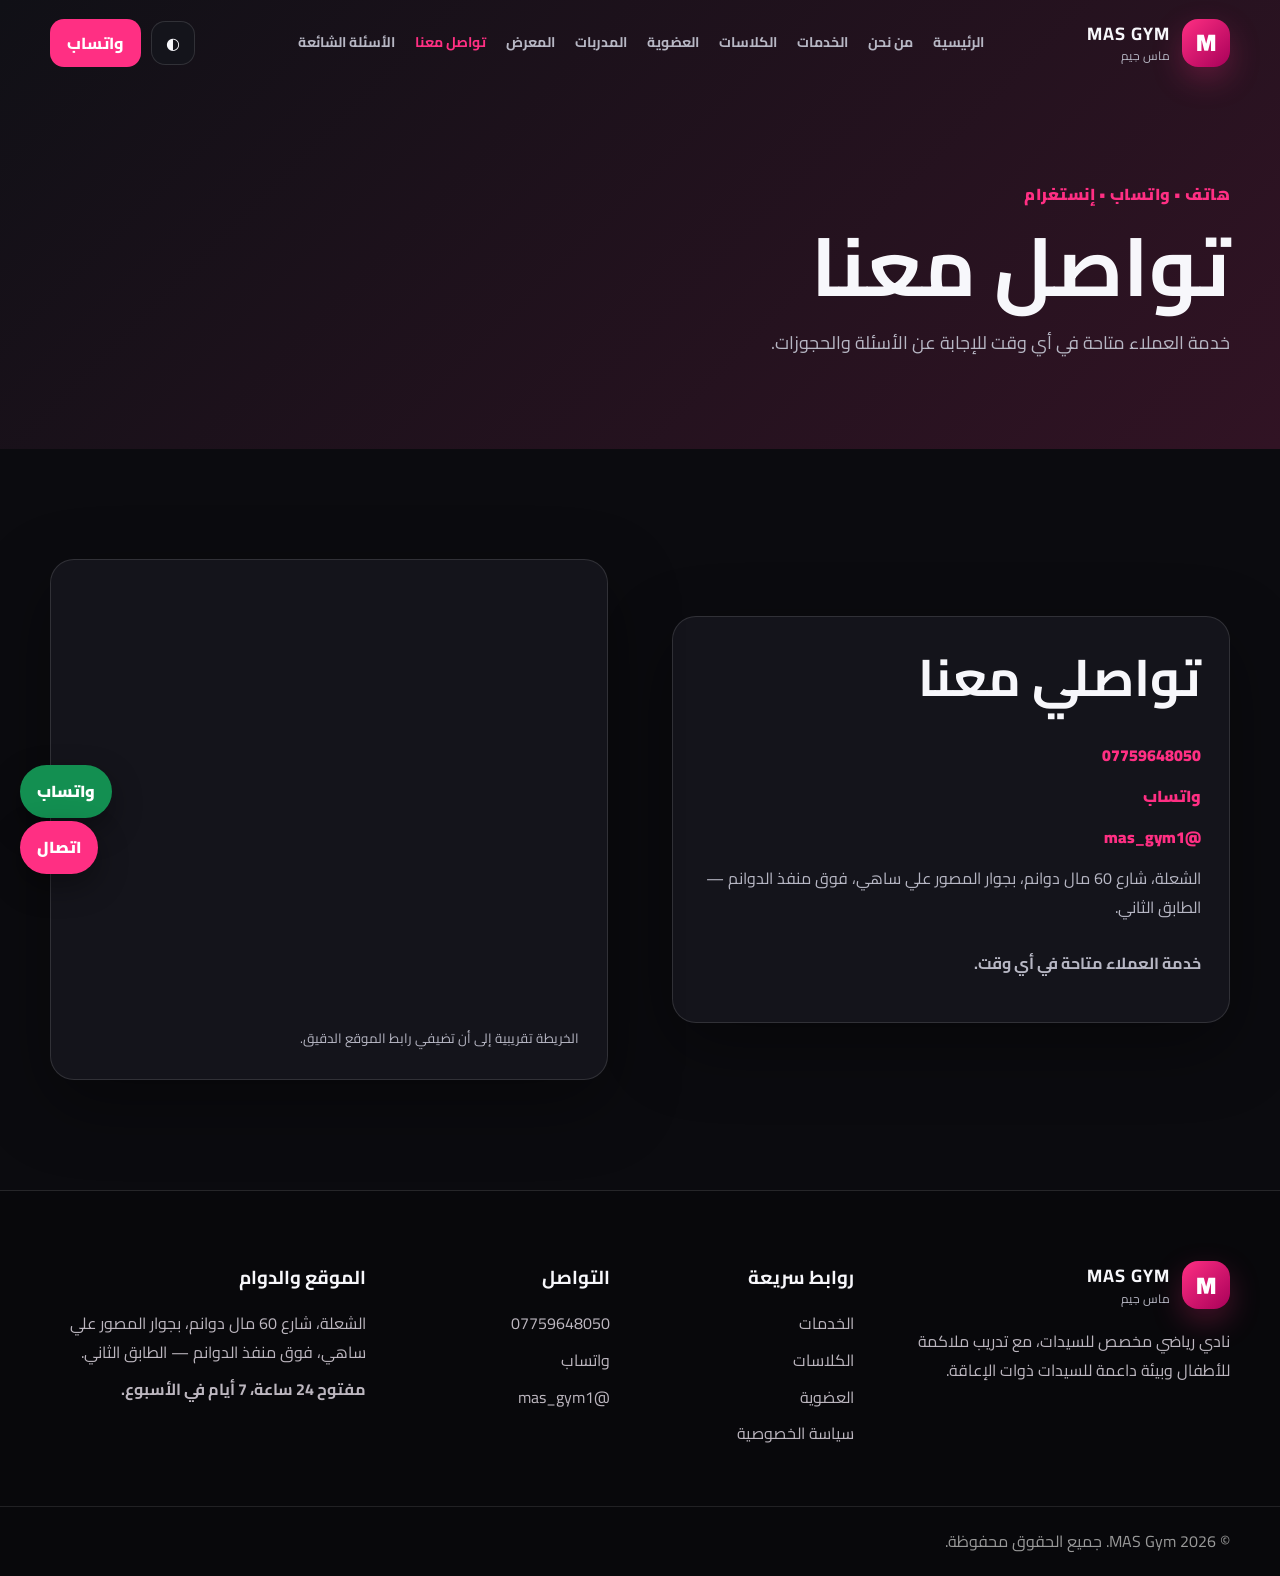
<file: contact.html>
<!DOCTYPE html>
<html lang="ar" dir="rtl">
<head>
  <meta charset="UTF-8">
  <meta name="viewport" content="width=device-width, initial-scale=1.0">
  <meta name="description" content="خدمة العملاء متاحة في أي وقت للإجابة عن الأسئلة والحجوزات.">
  <meta name="theme-color" content="#0b0b0f">
  <title>تواصل معنا | MAS Gym</title>
  <link rel="preconnect" href="https://fonts.googleapis.com">
  <link rel="preconnect" href="https://fonts.gstatic.com" crossorigin>
  <link href="https://fonts.googleapis.com/css2?family=Cairo:wght@400;500;600;700;800;900&display=swap" rel="stylesheet">
  <link rel="stylesheet" href="css/style.css">
  <link rel="stylesheet" href="css/animations.css">
  <link rel="stylesheet" href="css/responsive.css">
</head>
<body>
<a class="skip-link" href="#mainContent">الانتقال إلى المحتوى</a>
<div class="page-loader" id="pageLoader" aria-hidden="true">
  <div class="loader-logo">MAS</div>
</div>

<header class="site-header" id="siteHeader">
  <div class="container nav-wrap">
    <a class="brand" href="index.html" aria-label="العودة إلى الصفحة الرئيسية">
      <span class="brand-mark" aria-hidden="true">M</span>
      <span class="brand-text">
        <strong>MAS GYM</strong>
        <small>ماس جيم</small>
      </span>
    </a>

    <button class="menu-toggle" id="menuToggle" aria-label="فتح القائمة" aria-controls="mainNav" aria-expanded="false">
      <span></span><span></span><span></span>
    </button>

    <nav class="main-nav" id="mainNav" aria-label="القائمة الرئيسية">
      <a href="index.html">الرئيسية</a>
      <a href="about.html">من نحن</a>
      <a href="services.html">الخدمات</a>
      <a href="classes.html">الكلاسات</a>
      <a href="membership.html">العضوية</a>
      <a href="trainers.html">المدربات</a>
      <a href="gallery.html">المعرض</a>
      <a href="contact.html">تواصل معنا</a>
      <a href="faq.html">الأسئلة الشائعة</a>
    </nav>

    <div class="nav-actions">
      <button class="icon-button" id="themeToggle" aria-label="تغيير مظهر الموقع" title="تغيير المظهر">◐</button>
      <a class="nav-cta" href="https://wa.me/9647759648050" target="_blank" rel="noopener">واتساب</a>
    </div>
  </div>
</header>

<main id="mainContent">
  <section class="page-hero">
    <div class="container reveal">
      <span class="eyebrow">هاتف • واتساب • إنستغرام</span>
      <h1>تواصل معنا</h1>
      <p>خدمة العملاء متاحة في أي وقت للإجابة عن الأسئلة والحجوزات.</p>
    </div>
  </section>
  
<section class="section">
  <div class="container contact-grid">
    <div class="contact-card reveal">
      <h2>تواصلي معنا</h2>
      <a href="tel:+9647759648050">07759648050</a>
      <a href="https://wa.me/9647759648050" target="_blank" rel="noopener">واتساب</a>
      <a href="https://www.instagram.com/mas_gym1/" target="_blank" rel="noopener">@mas_gym1</a>
      <p>الشعلة، شارع 60 مال دوانم، بجوار المصور علي ساهي، فوق منفذ الدوانم — الطابق الثاني.</p>
      <p><strong>خدمة العملاء متاحة في أي وقت.</strong></p>
    </div>
    <div class="map-card reveal">
      <iframe title="موقع ماس جيم" src="https://www.google.com/maps?q=%D8%A7%D9%84%D8%B4%D8%B9%D9%84%D8%A9%20%D8%B4%D8%A7%D8%B1%D8%B9%2060%20%D8%A8%D8%BA%D8%AF%D8%A7%D8%AF&output=embed" loading="lazy"></iframe>
      <small>الخريطة تقريبية إلى أن تضيفي رابط الموقع الدقيق.</small>
    </div>
  </div>
</section>

</main>

<footer class="site-footer">
  <div class="container footer-grid">
    <div>
      <div class="brand footer-brand">
        <span class="brand-mark" aria-hidden="true">M</span>
        <span class="brand-text"><strong>MAS GYM</strong><small>ماس جيم</small></span>
      </div>
      <p>نادي رياضي مخصص للسيدات، مع تدريب ملاكمة للأطفال وبيئة داعمة للسيدات ذوات الإعاقة.</p>
    </div>

    <div>
      <h3>روابط سريعة</h3>
      <a href="services.html">الخدمات</a>
      <a href="classes.html">الكلاسات</a>
      <a href="membership.html">العضوية</a>
      <a href="privacy.html">سياسة الخصوصية</a>
    </div>

    <div>
      <h3>التواصل</h3>
      <a href="tel:+9647759648050">07759648050</a>
      <a href="https://wa.me/9647759648050" target="_blank" rel="noopener">واتساب</a>
      <a href="https://www.instagram.com/mas_gym1/" target="_blank" rel="noopener">@mas_gym1</a>
    </div>

    <div>
      <h3>الموقع والدوام</h3>
      <p>الشعلة، شارع 60 مال دوانم، بجوار المصور علي ساهي، فوق منفذ الدوانم — الطابق الثاني.</p>
      <p><strong>مفتوح 24 ساعة، 7 أيام في الأسبوع.</strong></p>
    </div>
  </div>
  <div class="footer-bottom">
    <div class="container">
      <p>© <span id="currentYear"></span> MAS Gym. جميع الحقوق محفوظة.</p>
    </div>
  </div>
</footer>

<a class="floating-action whatsapp-float" href="https://wa.me/9647759648050" target="_blank" rel="noopener" aria-label="مراسلة ماس جيم عبر واتساب">واتساب</a>
<a class="floating-action call-float" href="tel:+9647759648050" aria-label="الاتصال بماس جيم">اتصال</a>
<button class="back-to-top" id="backToTop" aria-label="العودة إلى أعلى الصفحة">↑</button>
<div class="scroll-progress" id="scrollProgress" aria-hidden="true"></div>

<script src="js/script.js"></script>
<script src="js/gallery.js"></script>
</body>
</html>
</file>
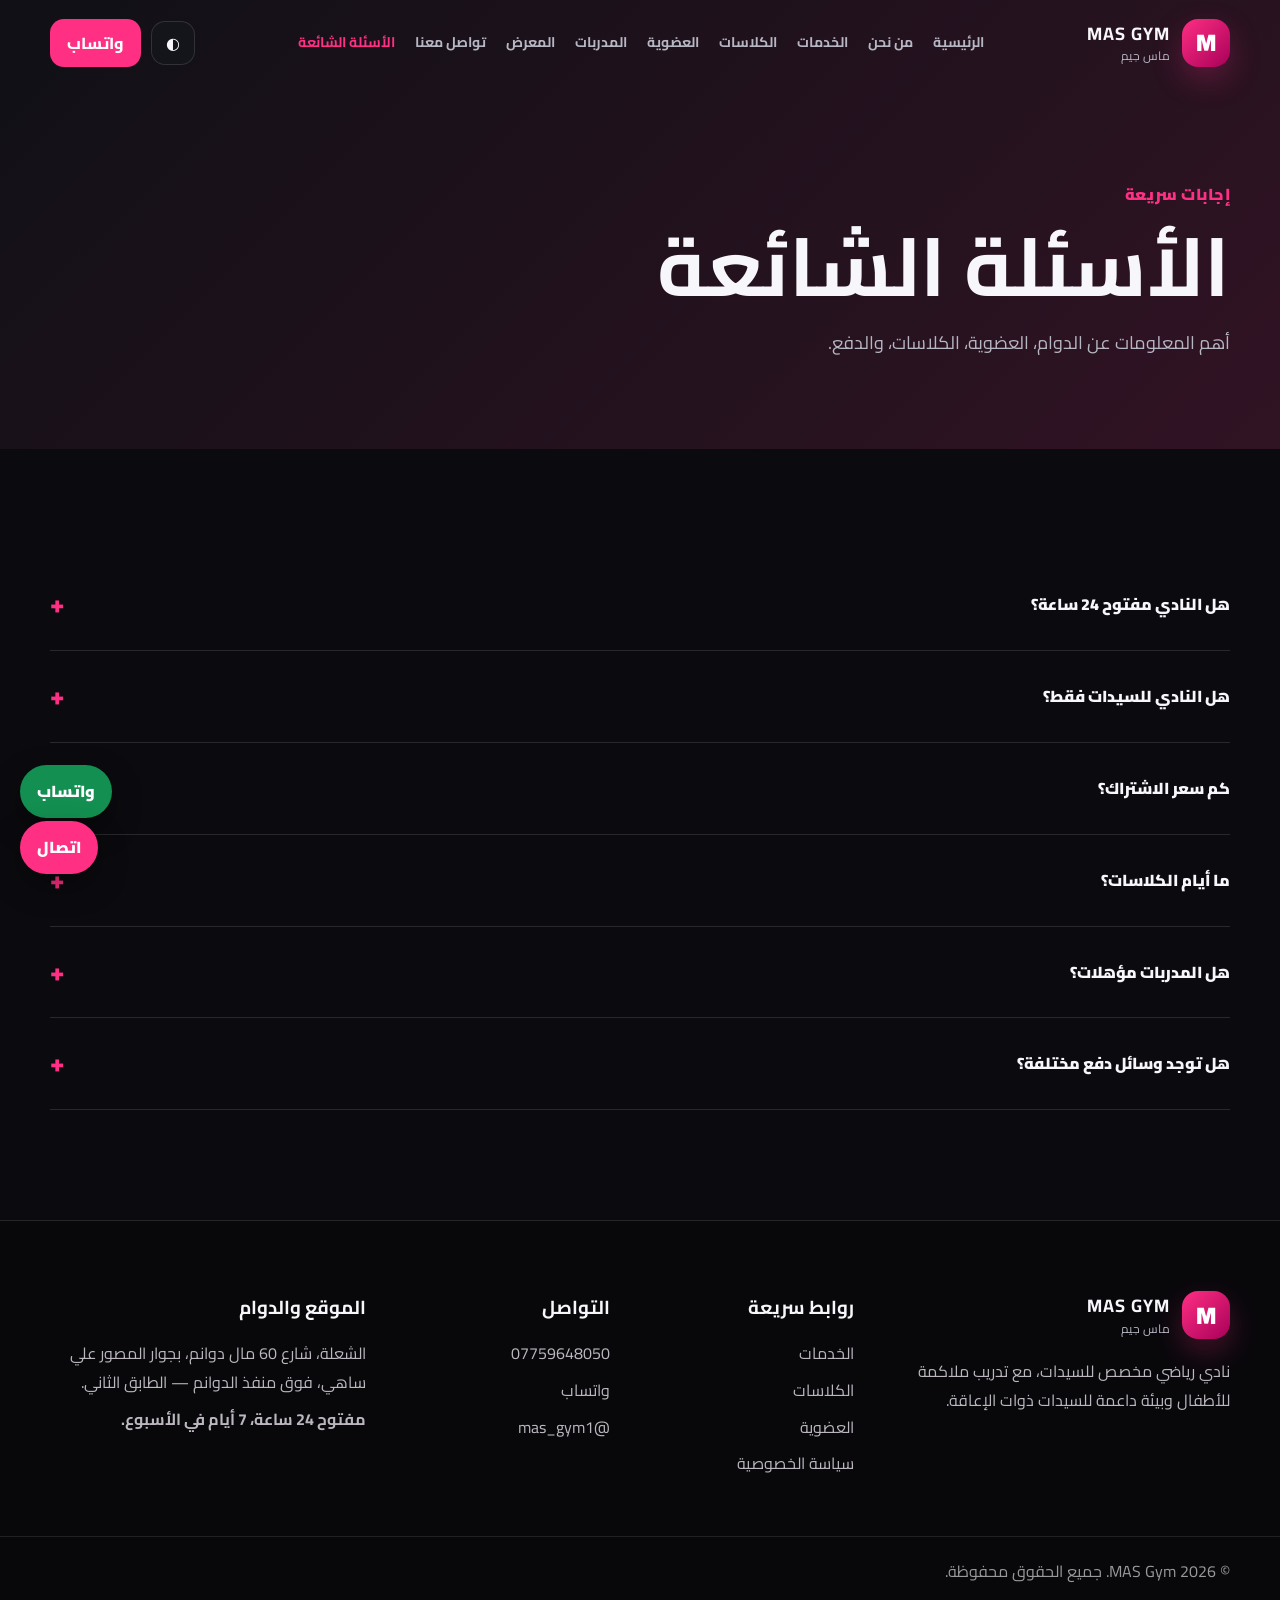
<file: faq.html>
<!DOCTYPE html>
<html lang="ar" dir="rtl">
<head>
  <meta charset="UTF-8">
  <meta name="viewport" content="width=device-width, initial-scale=1.0">
  <meta name="description" content="أهم المعلومات عن الدوام، العضوية، الكلاسات، والدفع.">
  <meta name="theme-color" content="#0b0b0f">
  <title>الأسئلة الشائعة | MAS Gym</title>
  <link rel="preconnect" href="https://fonts.googleapis.com">
  <link rel="preconnect" href="https://fonts.gstatic.com" crossorigin>
  <link href="https://fonts.googleapis.com/css2?family=Cairo:wght@400;500;600;700;800;900&display=swap" rel="stylesheet">
  <link rel="stylesheet" href="css/style.css">
  <link rel="stylesheet" href="css/animations.css">
  <link rel="stylesheet" href="css/responsive.css">
</head>
<body>
<a class="skip-link" href="#mainContent">الانتقال إلى المحتوى</a>
<div class="page-loader" id="pageLoader" aria-hidden="true">
  <div class="loader-logo">MAS</div>
</div>

<header class="site-header" id="siteHeader">
  <div class="container nav-wrap">
    <a class="brand" href="index.html" aria-label="العودة إلى الصفحة الرئيسية">
      <span class="brand-mark" aria-hidden="true">M</span>
      <span class="brand-text">
        <strong>MAS GYM</strong>
        <small>ماس جيم</small>
      </span>
    </a>

    <button class="menu-toggle" id="menuToggle" aria-label="فتح القائمة" aria-controls="mainNav" aria-expanded="false">
      <span></span><span></span><span></span>
    </button>

    <nav class="main-nav" id="mainNav" aria-label="القائمة الرئيسية">
      <a href="index.html">الرئيسية</a>
      <a href="about.html">من نحن</a>
      <a href="services.html">الخدمات</a>
      <a href="classes.html">الكلاسات</a>
      <a href="membership.html">العضوية</a>
      <a href="trainers.html">المدربات</a>
      <a href="gallery.html">المعرض</a>
      <a href="contact.html">تواصل معنا</a>
      <a href="faq.html">الأسئلة الشائعة</a>
    </nav>

    <div class="nav-actions">
      <button class="icon-button" id="themeToggle" aria-label="تغيير مظهر الموقع" title="تغيير المظهر">◐</button>
      <a class="nav-cta" href="https://wa.me/9647759648050" target="_blank" rel="noopener">واتساب</a>
    </div>
  </div>
</header>

<main id="mainContent">
  <section class="page-hero">
    <div class="container reveal">
      <span class="eyebrow">إجابات سريعة</span>
      <h1>الأسئلة الشائعة</h1>
      <p>أهم المعلومات عن الدوام، العضوية، الكلاسات، والدفع.</p>
    </div>
  </section>
  
<section class="section">
  <div class="container faq-list">
    <article class="faq-item reveal"><button class="faq-question" aria-expanded="false">هل النادي مفتوح 24 ساعة؟ <span>+</span></button><div class="faq-answer"><p>نعم، مفتوح 24 ساعة، 7 أيام في الأسبوع.</p></div></article>
    <article class="faq-item reveal"><button class="faq-question" aria-expanded="false">هل النادي للسيدات فقط؟ <span>+</span></button><div class="faq-answer"><p>النادي مخصص للسيدات، مع تدريب ملاكمة للأطفال.</p></div></article>
    <article class="faq-item reveal"><button class="faq-question" aria-expanded="false">كم سعر الاشتراك؟ <span>+</span></button><div class="faq-answer"><p>20,000 دينار عراقي شهرياً.</p></div></article>
    <article class="faq-item reveal"><button class="faq-question" aria-expanded="false">ما أيام الكلاسات؟ <span>+</span></button><div class="faq-answer"><p>السبت والثلاثاء والخميس.</p></div></article>
    <article class="faq-item reveal"><button class="faq-question" aria-expanded="false">هل المدربات مؤهلات؟ <span>+</span></button><div class="faq-answer"><p>نعم، المدربات مؤهلات ويمتلكن خبرة طويلة.</p></div></article>
    <article class="faq-item reveal"><button class="faq-question" aria-expanded="false">هل توجد وسائل دفع مختلفة؟ <span>+</span></button><div class="faq-answer"><p>نعم، نقداً أو إلكترونياً أو باستخدام ماستر كارد.</p></div></article>
  </div>
</section>

</main>

<footer class="site-footer">
  <div class="container footer-grid">
    <div>
      <div class="brand footer-brand">
        <span class="brand-mark" aria-hidden="true">M</span>
        <span class="brand-text"><strong>MAS GYM</strong><small>ماس جيم</small></span>
      </div>
      <p>نادي رياضي مخصص للسيدات، مع تدريب ملاكمة للأطفال وبيئة داعمة للسيدات ذوات الإعاقة.</p>
    </div>

    <div>
      <h3>روابط سريعة</h3>
      <a href="services.html">الخدمات</a>
      <a href="classes.html">الكلاسات</a>
      <a href="membership.html">العضوية</a>
      <a href="privacy.html">سياسة الخصوصية</a>
    </div>

    <div>
      <h3>التواصل</h3>
      <a href="tel:+9647759648050">07759648050</a>
      <a href="https://wa.me/9647759648050" target="_blank" rel="noopener">واتساب</a>
      <a href="https://www.instagram.com/mas_gym1/" target="_blank" rel="noopener">@mas_gym1</a>
    </div>

    <div>
      <h3>الموقع والدوام</h3>
      <p>الشعلة، شارع 60 مال دوانم، بجوار المصور علي ساهي، فوق منفذ الدوانم — الطابق الثاني.</p>
      <p><strong>مفتوح 24 ساعة، 7 أيام في الأسبوع.</strong></p>
    </div>
  </div>
  <div class="footer-bottom">
    <div class="container">
      <p>© <span id="currentYear"></span> MAS Gym. جميع الحقوق محفوظة.</p>
    </div>
  </div>
</footer>

<a class="floating-action whatsapp-float" href="https://wa.me/9647759648050" target="_blank" rel="noopener" aria-label="مراسلة ماس جيم عبر واتساب">واتساب</a>
<a class="floating-action call-float" href="tel:+9647759648050" aria-label="الاتصال بماس جيم">اتصال</a>
<button class="back-to-top" id="backToTop" aria-label="العودة إلى أعلى الصفحة">↑</button>
<div class="scroll-progress" id="scrollProgress" aria-hidden="true"></div>

<script src="js/script.js"></script>
<script src="js/gallery.js"></script>
</body>
</html>
</file>
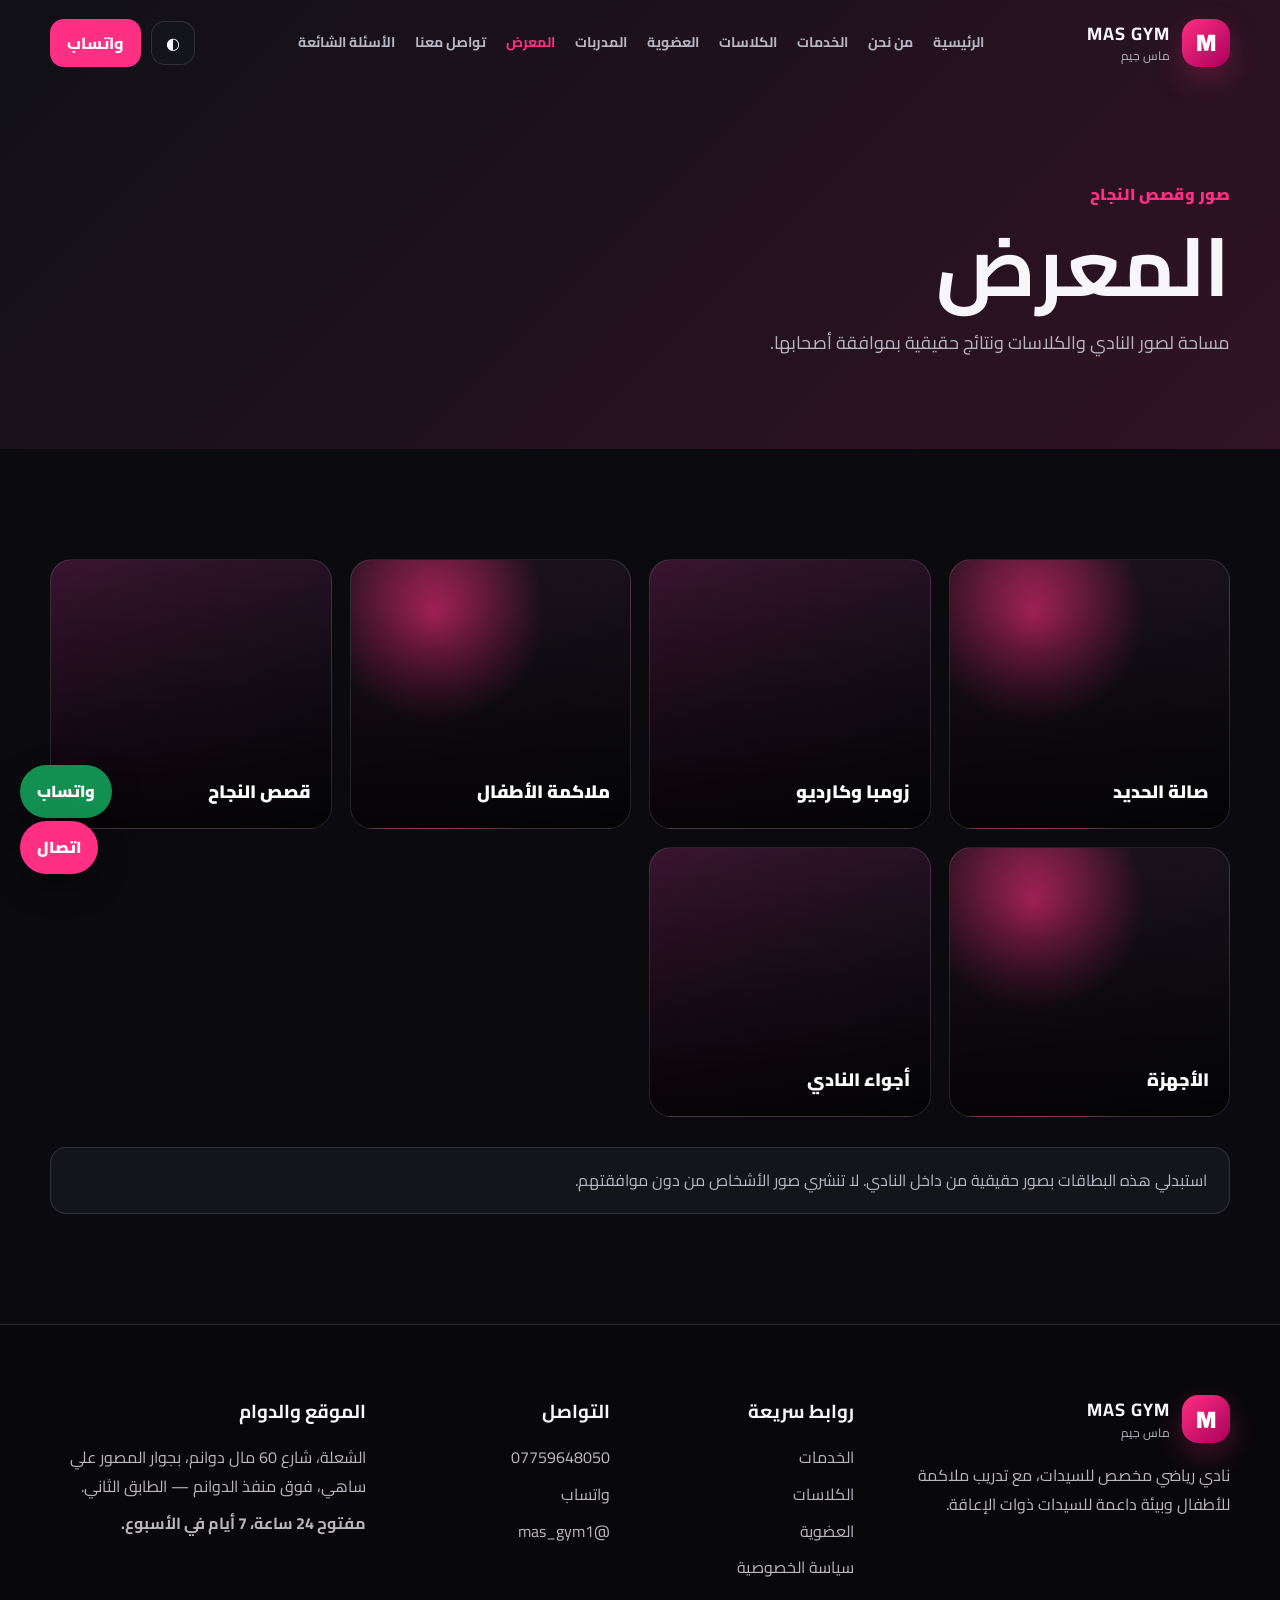
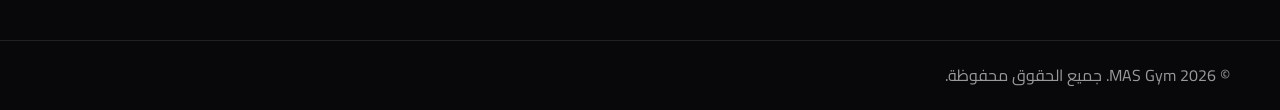
<file: gallery.html>
<!DOCTYPE html>
<html lang="ar" dir="rtl">
<head>
  <meta charset="UTF-8">
  <meta name="viewport" content="width=device-width, initial-scale=1.0">
  <meta name="description" content="مساحة لصور النادي والكلاسات ونتائج حقيقية بموافقة أصحابها.">
  <meta name="theme-color" content="#0b0b0f">
  <title>المعرض | MAS Gym</title>
  <link rel="preconnect" href="https://fonts.googleapis.com">
  <link rel="preconnect" href="https://fonts.gstatic.com" crossorigin>
  <link href="https://fonts.googleapis.com/css2?family=Cairo:wght@400;500;600;700;800;900&display=swap" rel="stylesheet">
  <link rel="stylesheet" href="css/style.css">
  <link rel="stylesheet" href="css/animations.css">
  <link rel="stylesheet" href="css/responsive.css">
</head>
<body>
<a class="skip-link" href="#mainContent">الانتقال إلى المحتوى</a>
<div class="page-loader" id="pageLoader" aria-hidden="true">
  <div class="loader-logo">MAS</div>
</div>

<header class="site-header" id="siteHeader">
  <div class="container nav-wrap">
    <a class="brand" href="index.html" aria-label="العودة إلى الصفحة الرئيسية">
      <span class="brand-mark" aria-hidden="true">M</span>
      <span class="brand-text">
        <strong>MAS GYM</strong>
        <small>ماس جيم</small>
      </span>
    </a>

    <button class="menu-toggle" id="menuToggle" aria-label="فتح القائمة" aria-controls="mainNav" aria-expanded="false">
      <span></span><span></span><span></span>
    </button>

    <nav class="main-nav" id="mainNav" aria-label="القائمة الرئيسية">
      <a href="index.html">الرئيسية</a>
      <a href="about.html">من نحن</a>
      <a href="services.html">الخدمات</a>
      <a href="classes.html">الكلاسات</a>
      <a href="membership.html">العضوية</a>
      <a href="trainers.html">المدربات</a>
      <a href="gallery.html">المعرض</a>
      <a href="contact.html">تواصل معنا</a>
      <a href="faq.html">الأسئلة الشائعة</a>
    </nav>

    <div class="nav-actions">
      <button class="icon-button" id="themeToggle" aria-label="تغيير مظهر الموقع" title="تغيير المظهر">◐</button>
      <a class="nav-cta" href="https://wa.me/9647759648050" target="_blank" rel="noopener">واتساب</a>
    </div>
  </div>
</header>

<main id="mainContent">
  <section class="page-hero">
    <div class="container reveal">
      <span class="eyebrow">صور وقصص النجاح</span>
      <h1>المعرض</h1>
      <p>مساحة لصور النادي والكلاسات ونتائج حقيقية بموافقة أصحابها.</p>
    </div>
  </section>
  
<section class="section">
  <div class="container">
    <div class="gallery-grid">
      <button class="gallery-item reveal" data-gallery="صالة الحديد والمقاومة"><span>صالة الحديد</span></button>
      <button class="gallery-item reveal" data-gallery="كلاس الزومبا والكارديو"><span>زومبا وكارديو</span></button>
      <button class="gallery-item reveal" data-gallery="تدريب ملاكمة الأطفال"><span>ملاكمة الأطفال</span></button>
      <button class="gallery-item reveal" data-gallery="قصص نجاح حقيقية"><span>قصص النجاح</span></button>
      <button class="gallery-item reveal" data-gallery="أجهزة النادي"><span>الأجهزة</span></button>
      <button class="gallery-item reveal" data-gallery="أجواء ماس جيم"><span>أجواء النادي</span></button>
    </div>
    <p class="notice reveal">استبدلي هذه البطاقات بصور حقيقية من داخل النادي. لا تنشري صور الأشخاص من دون موافقتهم.</p>
  </div>
</section>
<div class="lightbox" id="lightbox" role="dialog" aria-modal="true" aria-label="عرض صورة" hidden>
  <button id="lightboxClose" aria-label="إغلاق">×</button>
  <div class="lightbox-content" id="lightboxContent"></div>
</div>

</main>

<footer class="site-footer">
  <div class="container footer-grid">
    <div>
      <div class="brand footer-brand">
        <span class="brand-mark" aria-hidden="true">M</span>
        <span class="brand-text"><strong>MAS GYM</strong><small>ماس جيم</small></span>
      </div>
      <p>نادي رياضي مخصص للسيدات، مع تدريب ملاكمة للأطفال وبيئة داعمة للسيدات ذوات الإعاقة.</p>
    </div>

    <div>
      <h3>روابط سريعة</h3>
      <a href="services.html">الخدمات</a>
      <a href="classes.html">الكلاسات</a>
      <a href="membership.html">العضوية</a>
      <a href="privacy.html">سياسة الخصوصية</a>
    </div>

    <div>
      <h3>التواصل</h3>
      <a href="tel:+9647759648050">07759648050</a>
      <a href="https://wa.me/9647759648050" target="_blank" rel="noopener">واتساب</a>
      <a href="https://www.instagram.com/mas_gym1/" target="_blank" rel="noopener">@mas_gym1</a>
    </div>

    <div>
      <h3>الموقع والدوام</h3>
      <p>الشعلة، شارع 60 مال دوانم، بجوار المصور علي ساهي، فوق منفذ الدوانم — الطابق الثاني.</p>
      <p><strong>مفتوح 24 ساعة، 7 أيام في الأسبوع.</strong></p>
    </div>
  </div>
  <div class="footer-bottom">
    <div class="container">
      <p>© <span id="currentYear"></span> MAS Gym. جميع الحقوق محفوظة.</p>
    </div>
  </div>
</footer>

<a class="floating-action whatsapp-float" href="https://wa.me/9647759648050" target="_blank" rel="noopener" aria-label="مراسلة ماس جيم عبر واتساب">واتساب</a>
<a class="floating-action call-float" href="tel:+9647759648050" aria-label="الاتصال بماس جيم">اتصال</a>
<button class="back-to-top" id="backToTop" aria-label="العودة إلى أعلى الصفحة">↑</button>
<div class="scroll-progress" id="scrollProgress" aria-hidden="true"></div>

<script src="js/script.js"></script>
<script src="js/gallery.js"></script>
</body>
</html>
</file>
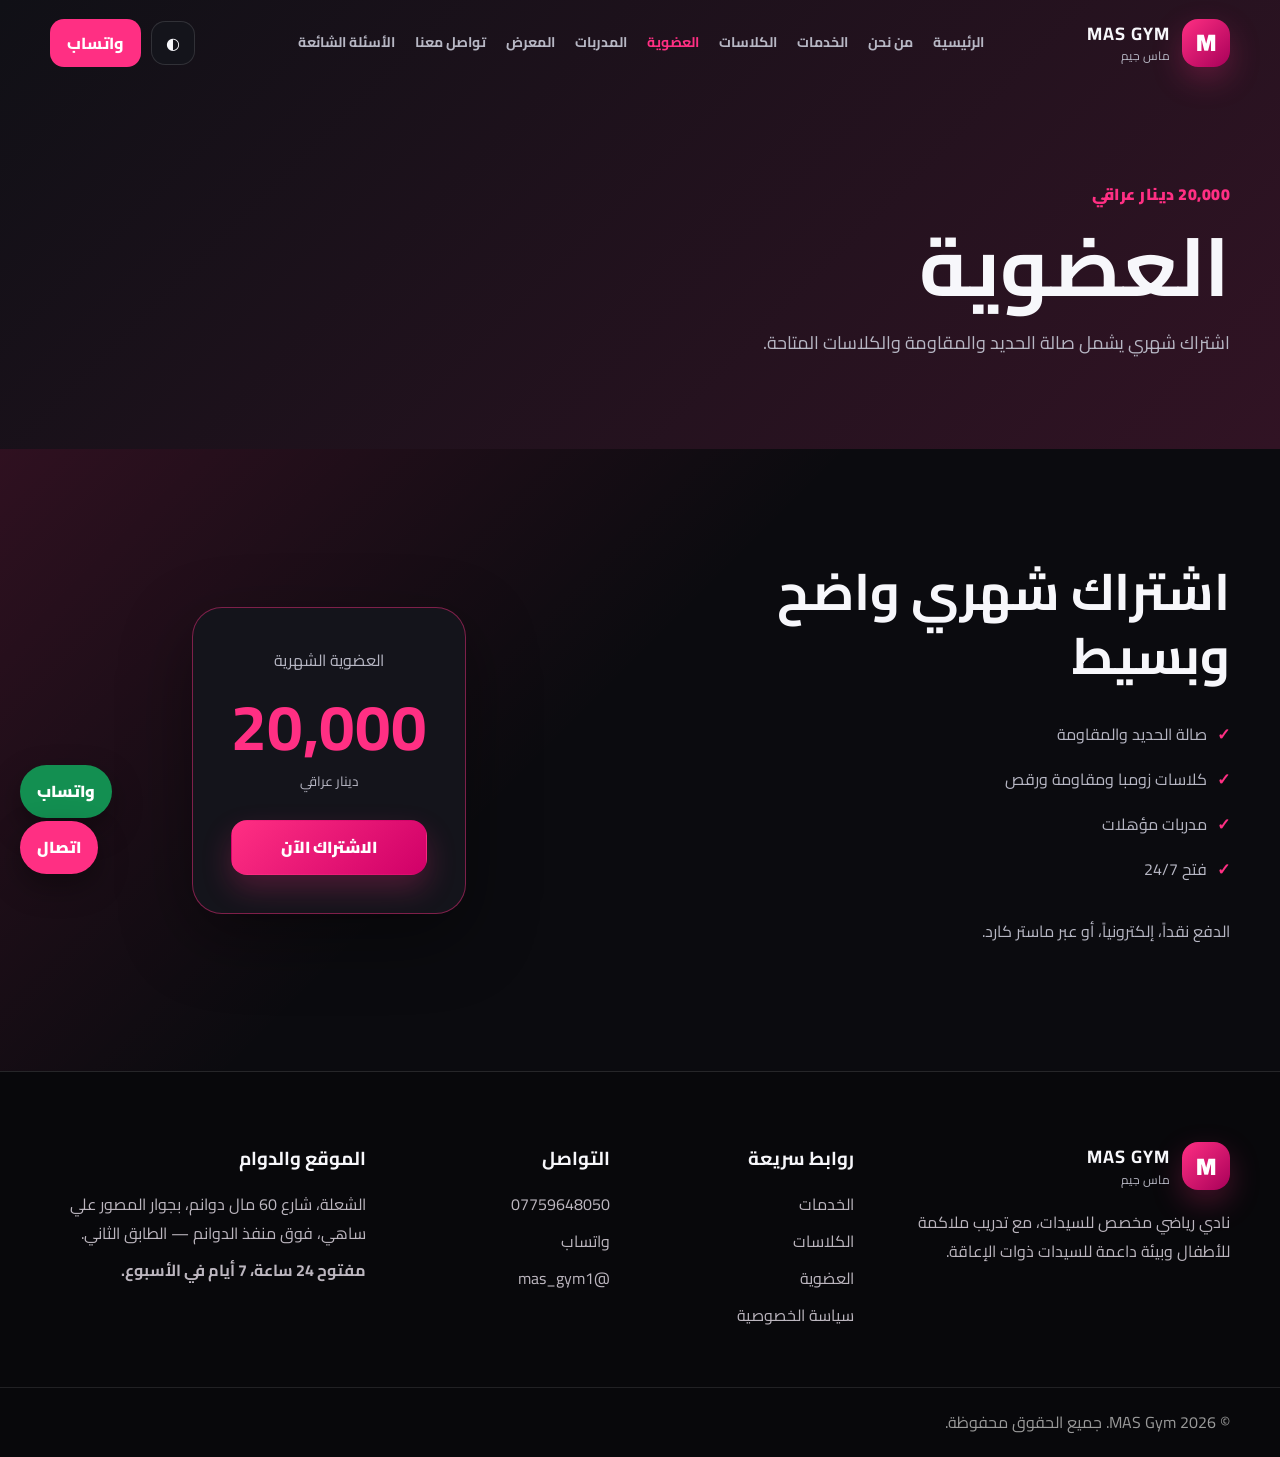
<file: membership.html>
<!DOCTYPE html>
<html lang="ar" dir="rtl">
<head>
  <meta charset="UTF-8">
  <meta name="viewport" content="width=device-width, initial-scale=1.0">
  <meta name="description" content="اشتراك شهري يشمل صالة الحديد والمقاومة والكلاسات المتاحة.">
  <meta name="theme-color" content="#0b0b0f">
  <title>العضوية | MAS Gym</title>
  <link rel="preconnect" href="https://fonts.googleapis.com">
  <link rel="preconnect" href="https://fonts.gstatic.com" crossorigin>
  <link href="https://fonts.googleapis.com/css2?family=Cairo:wght@400;500;600;700;800;900&display=swap" rel="stylesheet">
  <link rel="stylesheet" href="css/style.css">
  <link rel="stylesheet" href="css/animations.css">
  <link rel="stylesheet" href="css/responsive.css">
</head>
<body>
<a class="skip-link" href="#mainContent">الانتقال إلى المحتوى</a>
<div class="page-loader" id="pageLoader" aria-hidden="true">
  <div class="loader-logo">MAS</div>
</div>

<header class="site-header" id="siteHeader">
  <div class="container nav-wrap">
    <a class="brand" href="index.html" aria-label="العودة إلى الصفحة الرئيسية">
      <span class="brand-mark" aria-hidden="true">M</span>
      <span class="brand-text">
        <strong>MAS GYM</strong>
        <small>ماس جيم</small>
      </span>
    </a>

    <button class="menu-toggle" id="menuToggle" aria-label="فتح القائمة" aria-controls="mainNav" aria-expanded="false">
      <span></span><span></span><span></span>
    </button>

    <nav class="main-nav" id="mainNav" aria-label="القائمة الرئيسية">
      <a href="index.html">الرئيسية</a>
      <a href="about.html">من نحن</a>
      <a href="services.html">الخدمات</a>
      <a href="classes.html">الكلاسات</a>
      <a href="membership.html">العضوية</a>
      <a href="trainers.html">المدربات</a>
      <a href="gallery.html">المعرض</a>
      <a href="contact.html">تواصل معنا</a>
      <a href="faq.html">الأسئلة الشائعة</a>
    </nav>

    <div class="nav-actions">
      <button class="icon-button" id="themeToggle" aria-label="تغيير مظهر الموقع" title="تغيير المظهر">◐</button>
      <a class="nav-cta" href="https://wa.me/9647759648050" target="_blank" rel="noopener">واتساب</a>
    </div>
  </div>
</header>

<main id="mainContent">
  <section class="page-hero">
    <div class="container reveal">
      <span class="eyebrow">20,000 دينار عراقي</span>
      <h1>العضوية</h1>
      <p>اشتراك شهري يشمل صالة الحديد والمقاومة والكلاسات المتاحة.</p>
    </div>
  </section>
  
<section class="section membership-banner">
  <div class="container membership-grid">
    <div class="reveal">
      <h2>اشتراك شهري واضح وبسيط</h2>
      <ul class="check-list">
        <li>صالة الحديد والمقاومة</li><li>كلاسات زومبا ومقاومة ورقص</li>
        <li>مدربات مؤهلات</li><li>فتح 24/7</li>
      </ul>
      <p>الدفع نقداً، إلكترونياً، أو عبر ماستر كارد.</p>
    </div>
    <div class="pricing-card reveal">
      <span>العضوية الشهرية</span><strong>20,000</strong><small>دينار عراقي</small>
      <a class="button primary full" href="https://wa.me/9647759648050" target="_blank" rel="noopener">الاشتراك الآن</a>
    </div>
  </div>
</section>

</main>

<footer class="site-footer">
  <div class="container footer-grid">
    <div>
      <div class="brand footer-brand">
        <span class="brand-mark" aria-hidden="true">M</span>
        <span class="brand-text"><strong>MAS GYM</strong><small>ماس جيم</small></span>
      </div>
      <p>نادي رياضي مخصص للسيدات، مع تدريب ملاكمة للأطفال وبيئة داعمة للسيدات ذوات الإعاقة.</p>
    </div>

    <div>
      <h3>روابط سريعة</h3>
      <a href="services.html">الخدمات</a>
      <a href="classes.html">الكلاسات</a>
      <a href="membership.html">العضوية</a>
      <a href="privacy.html">سياسة الخصوصية</a>
    </div>

    <div>
      <h3>التواصل</h3>
      <a href="tel:+9647759648050">07759648050</a>
      <a href="https://wa.me/9647759648050" target="_blank" rel="noopener">واتساب</a>
      <a href="https://www.instagram.com/mas_gym1/" target="_blank" rel="noopener">@mas_gym1</a>
    </div>

    <div>
      <h3>الموقع والدوام</h3>
      <p>الشعلة، شارع 60 مال دوانم، بجوار المصور علي ساهي، فوق منفذ الدوانم — الطابق الثاني.</p>
      <p><strong>مفتوح 24 ساعة، 7 أيام في الأسبوع.</strong></p>
    </div>
  </div>
  <div class="footer-bottom">
    <div class="container">
      <p>© <span id="currentYear"></span> MAS Gym. جميع الحقوق محفوظة.</p>
    </div>
  </div>
</footer>

<a class="floating-action whatsapp-float" href="https://wa.me/9647759648050" target="_blank" rel="noopener" aria-label="مراسلة ماس جيم عبر واتساب">واتساب</a>
<a class="floating-action call-float" href="tel:+9647759648050" aria-label="الاتصال بماس جيم">اتصال</a>
<button class="back-to-top" id="backToTop" aria-label="العودة إلى أعلى الصفحة">↑</button>
<div class="scroll-progress" id="scrollProgress" aria-hidden="true"></div>

<script src="js/script.js"></script>
<script src="js/gallery.js"></script>
</body>
</html>
</file>
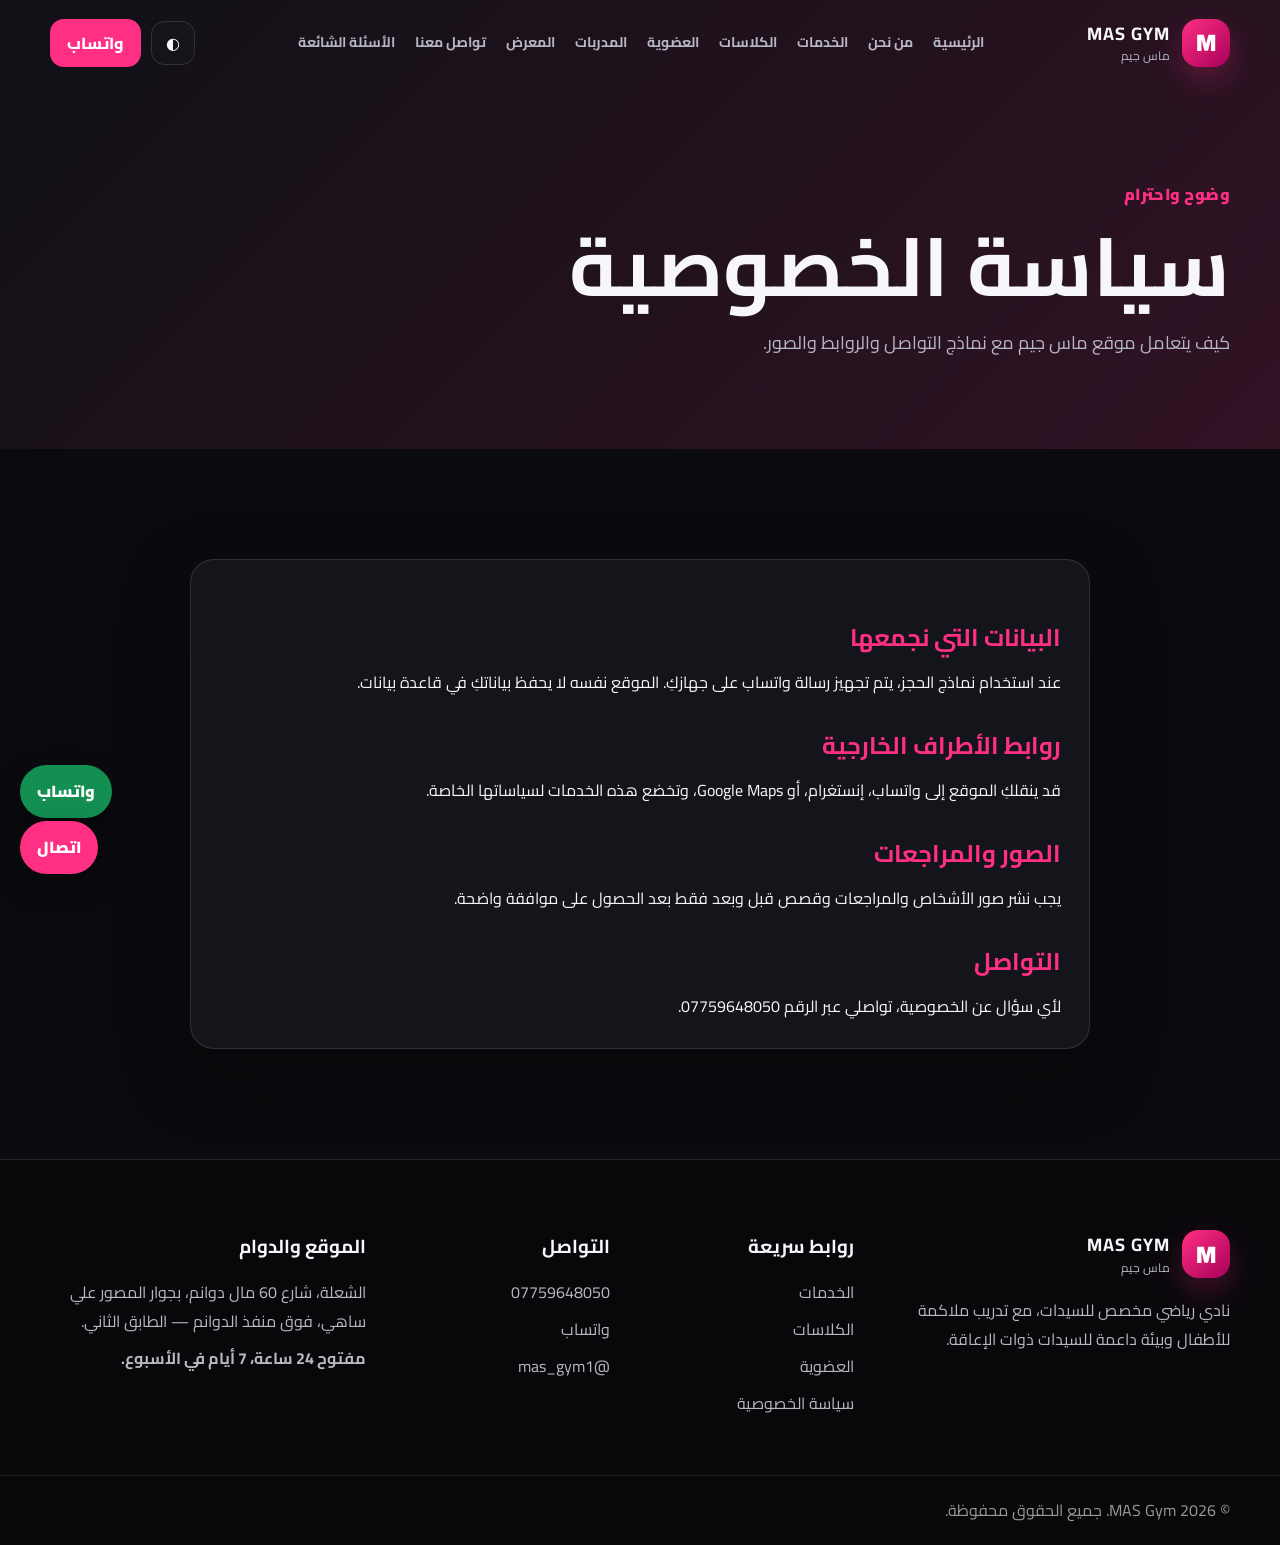
<file: privacy.html>
<!DOCTYPE html>
<html lang="ar" dir="rtl">
<head>
  <meta charset="UTF-8">
  <meta name="viewport" content="width=device-width, initial-scale=1.0">
  <meta name="description" content="كيف يتعامل موقع ماس جيم مع نماذج التواصل والروابط والصور.">
  <meta name="theme-color" content="#0b0b0f">
  <title>سياسة الخصوصية | MAS Gym</title>
  <link rel="preconnect" href="https://fonts.googleapis.com">
  <link rel="preconnect" href="https://fonts.gstatic.com" crossorigin>
  <link href="https://fonts.googleapis.com/css2?family=Cairo:wght@400;500;600;700;800;900&display=swap" rel="stylesheet">
  <link rel="stylesheet" href="css/style.css">
  <link rel="stylesheet" href="css/animations.css">
  <link rel="stylesheet" href="css/responsive.css">
</head>
<body>
<a class="skip-link" href="#mainContent">الانتقال إلى المحتوى</a>
<div class="page-loader" id="pageLoader" aria-hidden="true">
  <div class="loader-logo">MAS</div>
</div>

<header class="site-header" id="siteHeader">
  <div class="container nav-wrap">
    <a class="brand" href="index.html" aria-label="العودة إلى الصفحة الرئيسية">
      <span class="brand-mark" aria-hidden="true">M</span>
      <span class="brand-text">
        <strong>MAS GYM</strong>
        <small>ماس جيم</small>
      </span>
    </a>

    <button class="menu-toggle" id="menuToggle" aria-label="فتح القائمة" aria-controls="mainNav" aria-expanded="false">
      <span></span><span></span><span></span>
    </button>

    <nav class="main-nav" id="mainNav" aria-label="القائمة الرئيسية">
      <a href="index.html">الرئيسية</a>
      <a href="about.html">من نحن</a>
      <a href="services.html">الخدمات</a>
      <a href="classes.html">الكلاسات</a>
      <a href="membership.html">العضوية</a>
      <a href="trainers.html">المدربات</a>
      <a href="gallery.html">المعرض</a>
      <a href="contact.html">تواصل معنا</a>
      <a href="faq.html">الأسئلة الشائعة</a>
    </nav>

    <div class="nav-actions">
      <button class="icon-button" id="themeToggle" aria-label="تغيير مظهر الموقع" title="تغيير المظهر">◐</button>
      <a class="nav-cta" href="https://wa.me/9647759648050" target="_blank" rel="noopener">واتساب</a>
    </div>
  </div>
</header>

<main id="mainContent">
  <section class="page-hero">
    <div class="container reveal">
      <span class="eyebrow">وضوح واحترام</span>
      <h1>سياسة الخصوصية</h1>
      <p>كيف يتعامل موقع ماس جيم مع نماذج التواصل والروابط والصور.</p>
    </div>
  </section>
  
<section class="section">
  <div class="container legal-card reveal">
    <h2>البيانات التي نجمعها</h2>
    <p>عند استخدام نماذج الحجز، يتم تجهيز رسالة واتساب على جهازكِ. الموقع نفسه لا يحفظ بياناتكِ في قاعدة بيانات.</p>
    <h2>روابط الأطراف الخارجية</h2>
    <p>قد ينقلكِ الموقع إلى واتساب، إنستغرام، أو Google Maps، وتخضع هذه الخدمات لسياساتها الخاصة.</p>
    <h2>الصور والمراجعات</h2>
    <p>يجب نشر صور الأشخاص والمراجعات وقصص قبل وبعد فقط بعد الحصول على موافقة واضحة.</p>
    <h2>التواصل</h2>
    <p>لأي سؤال عن الخصوصية، تواصلي عبر الرقم 07759648050.</p>
  </div>
</section>

</main>

<footer class="site-footer">
  <div class="container footer-grid">
    <div>
      <div class="brand footer-brand">
        <span class="brand-mark" aria-hidden="true">M</span>
        <span class="brand-text"><strong>MAS GYM</strong><small>ماس جيم</small></span>
      </div>
      <p>نادي رياضي مخصص للسيدات، مع تدريب ملاكمة للأطفال وبيئة داعمة للسيدات ذوات الإعاقة.</p>
    </div>

    <div>
      <h3>روابط سريعة</h3>
      <a href="services.html">الخدمات</a>
      <a href="classes.html">الكلاسات</a>
      <a href="membership.html">العضوية</a>
      <a href="privacy.html">سياسة الخصوصية</a>
    </div>

    <div>
      <h3>التواصل</h3>
      <a href="tel:+9647759648050">07759648050</a>
      <a href="https://wa.me/9647759648050" target="_blank" rel="noopener">واتساب</a>
      <a href="https://www.instagram.com/mas_gym1/" target="_blank" rel="noopener">@mas_gym1</a>
    </div>

    <div>
      <h3>الموقع والدوام</h3>
      <p>الشعلة، شارع 60 مال دوانم، بجوار المصور علي ساهي، فوق منفذ الدوانم — الطابق الثاني.</p>
      <p><strong>مفتوح 24 ساعة، 7 أيام في الأسبوع.</strong></p>
    </div>
  </div>
  <div class="footer-bottom">
    <div class="container">
      <p>© <span id="currentYear"></span> MAS Gym. جميع الحقوق محفوظة.</p>
    </div>
  </div>
</footer>

<a class="floating-action whatsapp-float" href="https://wa.me/9647759648050" target="_blank" rel="noopener" aria-label="مراسلة ماس جيم عبر واتساب">واتساب</a>
<a class="floating-action call-float" href="tel:+9647759648050" aria-label="الاتصال بماس جيم">اتصال</a>
<button class="back-to-top" id="backToTop" aria-label="العودة إلى أعلى الصفحة">↑</button>
<div class="scroll-progress" id="scrollProgress" aria-hidden="true"></div>

<script src="js/script.js"></script>
<script src="js/gallery.js"></script>
</body>
</html>
</file>
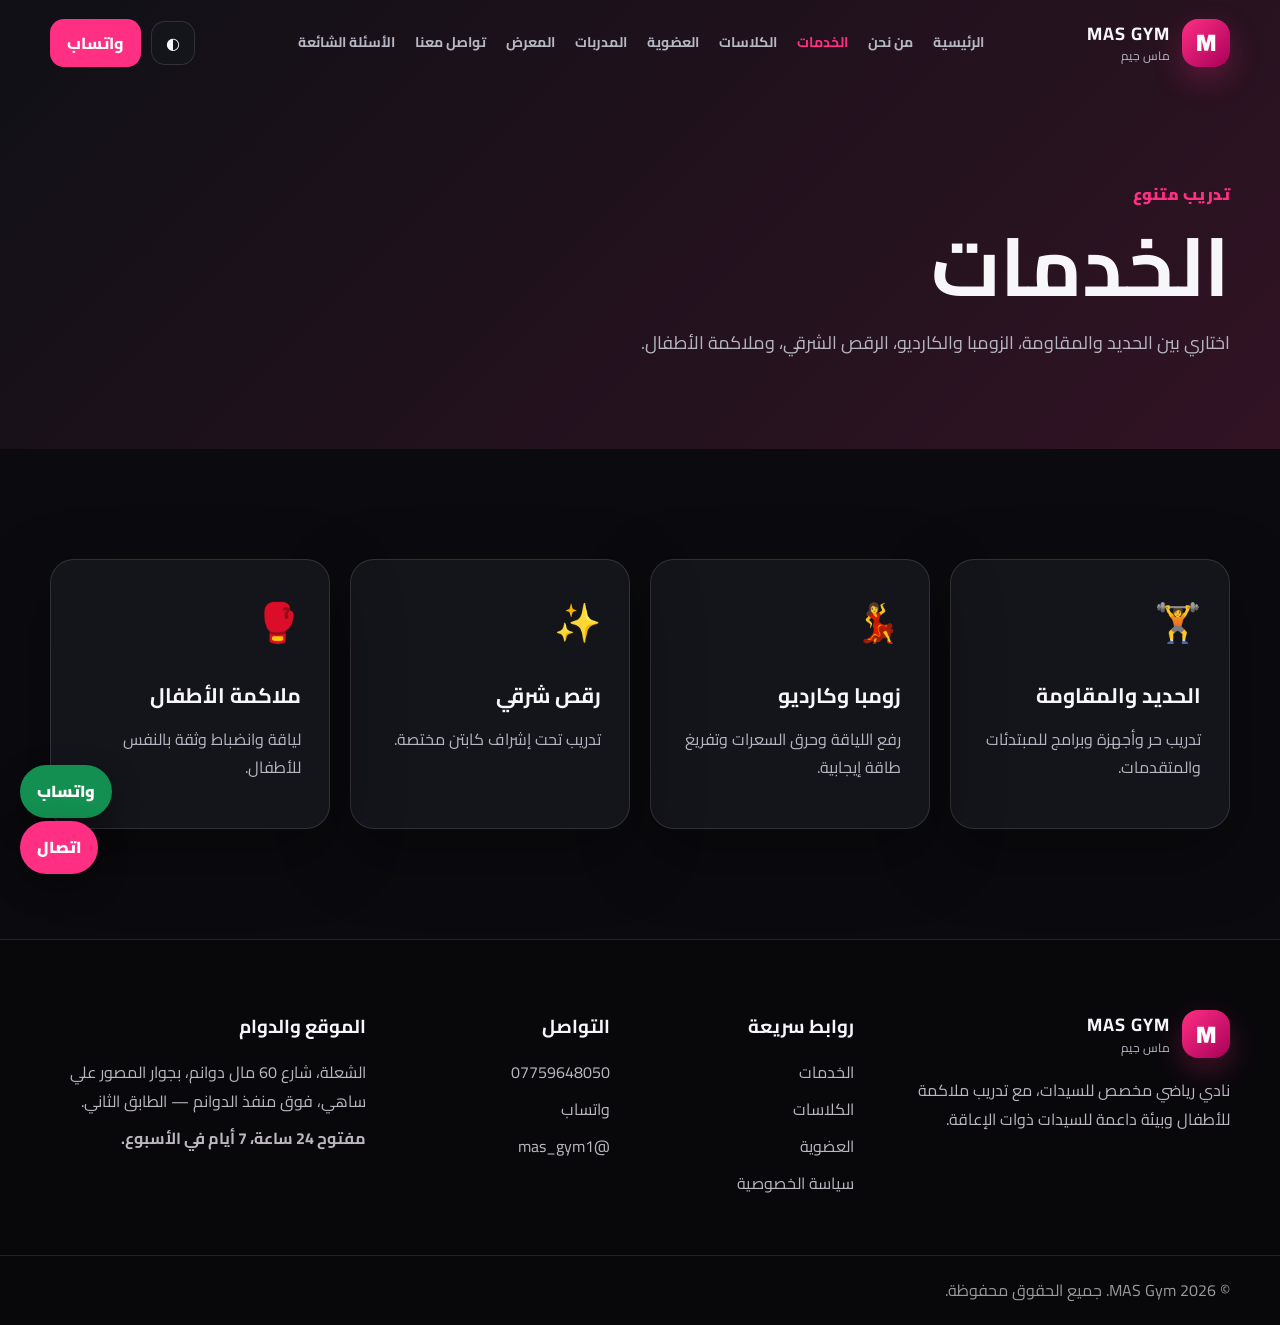
<file: services.html>
<!DOCTYPE html>
<html lang="ar" dir="rtl">
<head>
  <meta charset="UTF-8">
  <meta name="viewport" content="width=device-width, initial-scale=1.0">
  <meta name="description" content="اختاري بين الحديد والمقاومة، الزومبا والكارديو، الرقص الشرقي، وملاكمة الأطفال.">
  <meta name="theme-color" content="#0b0b0f">
  <title>الخدمات | MAS Gym</title>
  <link rel="preconnect" href="https://fonts.googleapis.com">
  <link rel="preconnect" href="https://fonts.gstatic.com" crossorigin>
  <link href="https://fonts.googleapis.com/css2?family=Cairo:wght@400;500;600;700;800;900&display=swap" rel="stylesheet">
  <link rel="stylesheet" href="css/style.css">
  <link rel="stylesheet" href="css/animations.css">
  <link rel="stylesheet" href="css/responsive.css">
</head>
<body>
<a class="skip-link" href="#mainContent">الانتقال إلى المحتوى</a>
<div class="page-loader" id="pageLoader" aria-hidden="true">
  <div class="loader-logo">MAS</div>
</div>

<header class="site-header" id="siteHeader">
  <div class="container nav-wrap">
    <a class="brand" href="index.html" aria-label="العودة إلى الصفحة الرئيسية">
      <span class="brand-mark" aria-hidden="true">M</span>
      <span class="brand-text">
        <strong>MAS GYM</strong>
        <small>ماس جيم</small>
      </span>
    </a>

    <button class="menu-toggle" id="menuToggle" aria-label="فتح القائمة" aria-controls="mainNav" aria-expanded="false">
      <span></span><span></span><span></span>
    </button>

    <nav class="main-nav" id="mainNav" aria-label="القائمة الرئيسية">
      <a href="index.html">الرئيسية</a>
      <a href="about.html">من نحن</a>
      <a href="services.html">الخدمات</a>
      <a href="classes.html">الكلاسات</a>
      <a href="membership.html">العضوية</a>
      <a href="trainers.html">المدربات</a>
      <a href="gallery.html">المعرض</a>
      <a href="contact.html">تواصل معنا</a>
      <a href="faq.html">الأسئلة الشائعة</a>
    </nav>

    <div class="nav-actions">
      <button class="icon-button" id="themeToggle" aria-label="تغيير مظهر الموقع" title="تغيير المظهر">◐</button>
      <a class="nav-cta" href="https://wa.me/9647759648050" target="_blank" rel="noopener">واتساب</a>
    </div>
  </div>
</header>

<main id="mainContent">
  <section class="page-hero">
    <div class="container reveal">
      <span class="eyebrow">تدريب متنوع</span>
      <h1>الخدمات</h1>
      <p>اختاري بين الحديد والمقاومة، الزومبا والكارديو، الرقص الشرقي، وملاكمة الأطفال.</p>
    </div>
  </section>
  
<section class="section">
  <div class="container cards-grid four">
    <article class="service-card reveal"><div class="card-icon">🏋️</div><h3>الحديد والمقاومة</h3><p>تدريب حر وأجهزة وبرامج للمبتدئات والمتقدمات.</p></article>
    <article class="service-card reveal"><div class="card-icon">💃</div><h3>زومبا وكارديو</h3><p>رفع اللياقة وحرق السعرات وتفريغ طاقة إيجابية.</p></article>
    <article class="service-card reveal"><div class="card-icon">✨</div><h3>رقص شرقي</h3><p>تدريب تحت إشراف كابتن مختصة.</p></article>
    <article class="service-card reveal"><div class="card-icon">🥊</div><h3>ملاكمة الأطفال</h3><p>لياقة وانضباط وثقة بالنفس للأطفال.</p></article>
  </div>
</section>

</main>

<footer class="site-footer">
  <div class="container footer-grid">
    <div>
      <div class="brand footer-brand">
        <span class="brand-mark" aria-hidden="true">M</span>
        <span class="brand-text"><strong>MAS GYM</strong><small>ماس جيم</small></span>
      </div>
      <p>نادي رياضي مخصص للسيدات، مع تدريب ملاكمة للأطفال وبيئة داعمة للسيدات ذوات الإعاقة.</p>
    </div>

    <div>
      <h3>روابط سريعة</h3>
      <a href="services.html">الخدمات</a>
      <a href="classes.html">الكلاسات</a>
      <a href="membership.html">العضوية</a>
      <a href="privacy.html">سياسة الخصوصية</a>
    </div>

    <div>
      <h3>التواصل</h3>
      <a href="tel:+9647759648050">07759648050</a>
      <a href="https://wa.me/9647759648050" target="_blank" rel="noopener">واتساب</a>
      <a href="https://www.instagram.com/mas_gym1/" target="_blank" rel="noopener">@mas_gym1</a>
    </div>

    <div>
      <h3>الموقع والدوام</h3>
      <p>الشعلة، شارع 60 مال دوانم، بجوار المصور علي ساهي، فوق منفذ الدوانم — الطابق الثاني.</p>
      <p><strong>مفتوح 24 ساعة، 7 أيام في الأسبوع.</strong></p>
    </div>
  </div>
  <div class="footer-bottom">
    <div class="container">
      <p>© <span id="currentYear"></span> MAS Gym. جميع الحقوق محفوظة.</p>
    </div>
  </div>
</footer>

<a class="floating-action whatsapp-float" href="https://wa.me/9647759648050" target="_blank" rel="noopener" aria-label="مراسلة ماس جيم عبر واتساب">واتساب</a>
<a class="floating-action call-float" href="tel:+9647759648050" aria-label="الاتصال بماس جيم">اتصال</a>
<button class="back-to-top" id="backToTop" aria-label="العودة إلى أعلى الصفحة">↑</button>
<div class="scroll-progress" id="scrollProgress" aria-hidden="true"></div>

<script src="js/script.js"></script>
<script src="js/gallery.js"></script>
</body>
</html>
</file>
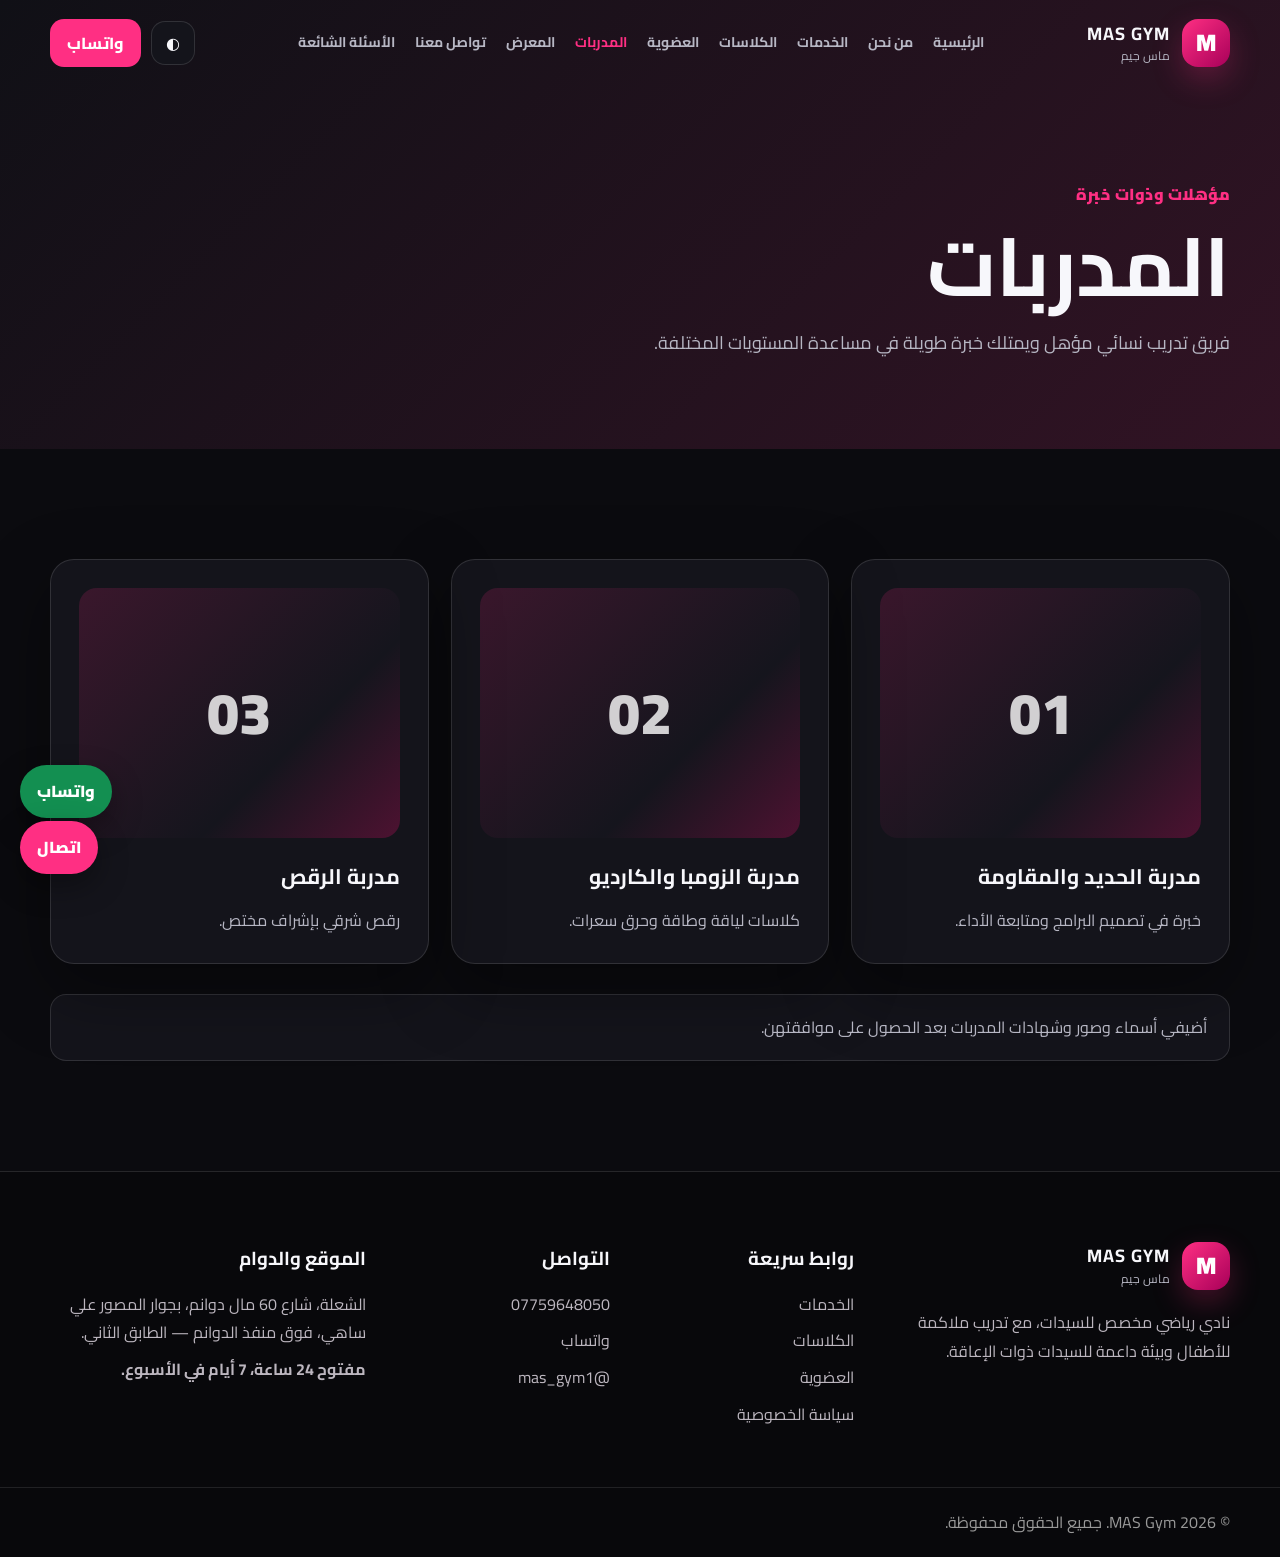
<file: trainers.html>
<!DOCTYPE html>
<html lang="ar" dir="rtl">
<head>
  <meta charset="UTF-8">
  <meta name="viewport" content="width=device-width, initial-scale=1.0">
  <meta name="description" content="فريق تدريب نسائي مؤهل ويمتلك خبرة طويلة في مساعدة المستويات المختلفة.">
  <meta name="theme-color" content="#0b0b0f">
  <title>المدربات | MAS Gym</title>
  <link rel="preconnect" href="https://fonts.googleapis.com">
  <link rel="preconnect" href="https://fonts.gstatic.com" crossorigin>
  <link href="https://fonts.googleapis.com/css2?family=Cairo:wght@400;500;600;700;800;900&display=swap" rel="stylesheet">
  <link rel="stylesheet" href="css/style.css">
  <link rel="stylesheet" href="css/animations.css">
  <link rel="stylesheet" href="css/responsive.css">
</head>
<body>
<a class="skip-link" href="#mainContent">الانتقال إلى المحتوى</a>
<div class="page-loader" id="pageLoader" aria-hidden="true">
  <div class="loader-logo">MAS</div>
</div>

<header class="site-header" id="siteHeader">
  <div class="container nav-wrap">
    <a class="brand" href="index.html" aria-label="العودة إلى الصفحة الرئيسية">
      <span class="brand-mark" aria-hidden="true">M</span>
      <span class="brand-text">
        <strong>MAS GYM</strong>
        <small>ماس جيم</small>
      </span>
    </a>

    <button class="menu-toggle" id="menuToggle" aria-label="فتح القائمة" aria-controls="mainNav" aria-expanded="false">
      <span></span><span></span><span></span>
    </button>

    <nav class="main-nav" id="mainNav" aria-label="القائمة الرئيسية">
      <a href="index.html">الرئيسية</a>
      <a href="about.html">من نحن</a>
      <a href="services.html">الخدمات</a>
      <a href="classes.html">الكلاسات</a>
      <a href="membership.html">العضوية</a>
      <a href="trainers.html">المدربات</a>
      <a href="gallery.html">المعرض</a>
      <a href="contact.html">تواصل معنا</a>
      <a href="faq.html">الأسئلة الشائعة</a>
    </nav>

    <div class="nav-actions">
      <button class="icon-button" id="themeToggle" aria-label="تغيير مظهر الموقع" title="تغيير المظهر">◐</button>
      <a class="nav-cta" href="https://wa.me/9647759648050" target="_blank" rel="noopener">واتساب</a>
    </div>
  </div>
</header>

<main id="mainContent">
  <section class="page-hero">
    <div class="container reveal">
      <span class="eyebrow">مؤهلات وذوات خبرة</span>
      <h1>المدربات</h1>
      <p>فريق تدريب نسائي مؤهل ويمتلك خبرة طويلة في مساعدة المستويات المختلفة.</p>
    </div>
  </section>
  
<section class="section">
  <div class="container trainer-grid">
    <article class="trainer-card reveal"><div class="trainer-placeholder">01</div><h3>مدربة الحديد والمقاومة</h3><p>خبرة في تصميم البرامج ومتابعة الأداء.</p></article>
    <article class="trainer-card reveal"><div class="trainer-placeholder">02</div><h3>مدربة الزومبا والكارديو</h3><p>كلاسات لياقة وطاقة وحرق سعرات.</p></article>
    <article class="trainer-card reveal"><div class="trainer-placeholder">03</div><h3>مدربة الرقص</h3><p>رقص شرقي بإشراف مختص.</p></article>
  </div>
  <div class="container notice reveal">أضيفي أسماء وصور وشهادات المدربات بعد الحصول على موافقتهن.</div>
</section>

</main>

<footer class="site-footer">
  <div class="container footer-grid">
    <div>
      <div class="brand footer-brand">
        <span class="brand-mark" aria-hidden="true">M</span>
        <span class="brand-text"><strong>MAS GYM</strong><small>ماس جيم</small></span>
      </div>
      <p>نادي رياضي مخصص للسيدات، مع تدريب ملاكمة للأطفال وبيئة داعمة للسيدات ذوات الإعاقة.</p>
    </div>

    <div>
      <h3>روابط سريعة</h3>
      <a href="services.html">الخدمات</a>
      <a href="classes.html">الكلاسات</a>
      <a href="membership.html">العضوية</a>
      <a href="privacy.html">سياسة الخصوصية</a>
    </div>

    <div>
      <h3>التواصل</h3>
      <a href="tel:+9647759648050">07759648050</a>
      <a href="https://wa.me/9647759648050" target="_blank" rel="noopener">واتساب</a>
      <a href="https://www.instagram.com/mas_gym1/" target="_blank" rel="noopener">@mas_gym1</a>
    </div>

    <div>
      <h3>الموقع والدوام</h3>
      <p>الشعلة، شارع 60 مال دوانم، بجوار المصور علي ساهي، فوق منفذ الدوانم — الطابق الثاني.</p>
      <p><strong>مفتوح 24 ساعة، 7 أيام في الأسبوع.</strong></p>
    </div>
  </div>
  <div class="footer-bottom">
    <div class="container">
      <p>© <span id="currentYear"></span> MAS Gym. جميع الحقوق محفوظة.</p>
    </div>
  </div>
</footer>

<a class="floating-action whatsapp-float" href="https://wa.me/9647759648050" target="_blank" rel="noopener" aria-label="مراسلة ماس جيم عبر واتساب">واتساب</a>
<a class="floating-action call-float" href="tel:+9647759648050" aria-label="الاتصال بماس جيم">اتصال</a>
<button class="back-to-top" id="backToTop" aria-label="العودة إلى أعلى الصفحة">↑</button>
<div class="scroll-progress" id="scrollProgress" aria-hidden="true"></div>

<script src="js/script.js"></script>
<script src="js/gallery.js"></script>
</body>
</html>
</file>
<file: css/style.css>
:root{
  --bg:#0b0b0f;
  --surface:#14141b;
  --surface-2:#1b1b24;
  --text:#f7f7fb;
  --muted:#b7b7c4;
  --pink:#ff2f83;
  --pink-2:#ff70ad;
  --line:rgba(255,255,255,.12);
  --shadow:0 24px 70px rgba(0,0,0,.38);
  --radius:24px;
  --container:1180px;
}
html[data-theme="light"]{
  --bg:#fff7fb;
  --surface:#ffffff;
  --surface-2:#f7eaf1;
  --text:#17131a;
  --muted:#675e68;
  --line:rgba(20,15,22,.12);
  --shadow:0 24px 70px rgba(72,32,55,.15);
}
*{box-sizing:border-box;margin:0;padding:0}
html{scroll-behavior:smooth}
body{
  font-family:"Cairo",sans-serif;
  background:var(--bg);
  color:var(--text);
  line-height:1.8;
  overflow-x:hidden;
}
body.menu-open{overflow:hidden}
a{color:inherit;text-decoration:none}
button,input,select,textarea{font:inherit}
button{cursor:pointer}
img{max-width:100%;display:block}
.container{width:min(var(--container),calc(100% - 40px));margin-inline:auto}
.section{padding:110px 0}
.section-sm{padding:42px 0}
.section-dark{background:linear-gradient(180deg,var(--surface),var(--bg))}
.skip-link{
  position:fixed;right:20px;top:-80px;z-index:9999;
  background:var(--pink);color:#fff;padding:12px 18px;border-radius:12px
}
.skip-link:focus{top:20px}
.page-loader{
  position:fixed;inset:0;background:#08080b;z-index:9998;
  display:grid;place-items:center;transition:.5s
}
.page-loader.is-hidden{opacity:0;visibility:hidden}
.loader-logo{
  width:110px;height:110px;border-radius:50%;
  display:grid;place-items:center;border:2px solid var(--pink);
  box-shadow:0 0 45px rgba(255,47,131,.45);
  font-size:34px;font-weight:900;color:#fff
}
.site-header{
  position:fixed;top:0;left:0;width:100%;z-index:1000;
  border-bottom:1px solid transparent;transition:.3s
}
.site-header.scrolled{
  background:rgba(11,11,15,.88);backdrop-filter:blur(18px);
  border-color:var(--line)
}
html[data-theme="light"] .site-header.scrolled{background:rgba(255,247,251,.9)}
.nav-wrap{height:86px;display:flex;align-items:center;justify-content:space-between;gap:24px}
.brand{display:flex;align-items:center;gap:12px;flex-shrink:0}
.brand-mark{
  width:48px;height:48px;border-radius:16px;display:grid;place-items:center;
  background:linear-gradient(135deg,var(--pink),#a80059);
  color:white;font-weight:900;font-size:24px;box-shadow:0 12px 30px rgba(255,47,131,.25)
}
.brand-text{display:flex;flex-direction:column;line-height:1.1}
.brand-text strong{font-size:18px;letter-spacing:1px}
.brand-text small{color:var(--muted);font-size:12px;margin-top:6px}
.main-nav{display:flex;align-items:center;gap:20px;font-size:14px;font-weight:700}
.main-nav a{color:var(--muted);transition:.25s;white-space:nowrap}
.main-nav a:hover,.main-nav a.active{color:var(--pink)}
.nav-actions{display:flex;gap:10px;align-items:center}
.icon-button,.menu-toggle{
  border:1px solid var(--line);background:var(--surface);color:var(--text);
  width:44px;height:44px;border-radius:14px
}
.nav-cta{background:var(--pink);color:#fff;padding:10px 17px;border-radius:14px;font-weight:800}
.menu-toggle{display:none;position:relative}
.menu-toggle span{display:block;width:20px;height:2px;background:var(--text);margin:4px auto;transition:.25s}
.hero{
  min-height:100vh;padding:150px 0 90px;display:flex;align-items:center;
  position:relative;overflow:hidden;
  background:
    radial-gradient(circle at 75% 20%,rgba(255,47,131,.18),transparent 30%),
    linear-gradient(135deg,#09090c 0%,#111018 55%,#1a0d16 100%)
}
html[data-theme="light"] .hero{background:linear-gradient(135deg,#fff7fb,#f8ddeb)}
.hero-grid{display:grid;grid-template-columns:1.05fr .95fr;align-items:center;gap:70px}
.hero-copy h1{font-size:clamp(48px,7vw,92px);line-height:1.12;letter-spacing:-2px;margin:18px 0 24px}
.hero-copy h1 span{color:var(--pink)}
.hero-lead{font-size:19px;color:var(--muted);max-width:760px}
.hero blockquote{
  margin:28px 0;padding:16px 20px;border-right:4px solid var(--pink);
  background:rgba(255,255,255,.04);border-radius:16px;color:var(--text);font-weight:700
}
.hero-actions{display:flex;gap:14px;flex-wrap:wrap;margin-top:30px}
.hero-mini-info{display:flex;gap:20px;flex-wrap:wrap;color:var(--muted);font-size:14px;margin-top:22px}
.hero-visual{display:flex;justify-content:center}
.visual-card{
  width:min(470px,100%);aspect-ratio:4/5;border-radius:36px;
  display:flex;flex-direction:column;align-items:center;justify-content:center;text-align:center;
  background:
    linear-gradient(145deg,rgba(255,255,255,.12),rgba(255,255,255,.02)),
    radial-gradient(circle at 50% 30%,rgba(255,47,131,.45),transparent 36%),
    #15131b;
  border:1px solid rgba(255,255,255,.18);box-shadow:var(--shadow);position:relative;overflow:hidden
}
.visual-card:before{
  content:"";position:absolute;inset:14px;border:1px solid rgba(255,255,255,.08);border-radius:28px
}
.visual-badge{
  width:150px;height:150px;border-radius:50%;display:grid;place-items:center;
  border:2px solid var(--pink);font-size:46px;font-weight:900;
  box-shadow:0 0 55px rgba(255,47,131,.4);margin-bottom:24px
}
.visual-card p{letter-spacing:4px;color:var(--muted);font-size:12px}
.visual-card strong{font-size:64px;color:var(--pink);line-height:1.2;margin:12px 0}
.visual-card span{color:var(--muted)}
.hero-orb{position:absolute;border-radius:50%;filter:blur(10px);opacity:.35}
.hero-orb-one{width:300px;height:300px;background:var(--pink);left:-150px;top:18%}
.hero-orb-two{width:220px;height:220px;background:#6d1644;right:12%;bottom:-100px}
.eyebrow{display:inline-block;color:var(--pink);font-weight:900;letter-spacing:.5px;margin-bottom:10px}
.button{
  display:inline-flex;align-items:center;justify-content:center;border:1px solid transparent;
  min-height:52px;padding:12px 24px;border-radius:16px;font-weight:900;transition:.25s
}
.button.primary{background:linear-gradient(135deg,var(--pink),#d00068);color:#fff;box-shadow:0 14px 30px rgba(255,47,131,.24)}
.button.primary:hover{transform:translateY(-3px);box-shadow:0 20px 40px rgba(255,47,131,.35)}
.button.secondary{border-color:var(--line);background:var(--surface);color:var(--text)}
.button.secondary:hover{border-color:var(--pink);color:var(--pink)}
.button.full{width:100%}
.text-link{color:var(--pink);font-weight:900}
.stats{margin-top:-40px;position:relative;z-index:3}
.stats-grid{display:grid;grid-template-columns:repeat(4,1fr);gap:16px}
.stat-card{
  padding:25px;border:1px solid var(--line);border-radius:20px;background:var(--surface);
  text-align:center;box-shadow:var(--shadow)
}
.stat-card strong{font-size:34px;color:var(--pink);display:block;line-height:1.2}
.stat-card span{color:var(--muted);font-size:14px}
.two-column,.tool-grid,.booking-grid,.contact-grid,.membership-grid,.faq-layout{
  display:grid;grid-template-columns:1fr 1fr;gap:64px;align-items:center
}
.section-copy h2,.section-heading h2,.membership-grid h2,.contact-card h2,.accessibility-card h2{
  font-size:clamp(34px,4vw,58px);line-height:1.25;margin-bottom:20px
}
.section-copy p,.section-heading p,.membership-grid p,.contact-card p,.accessibility-card p{color:var(--muted);margin-bottom:16px}
.section-heading{text-align:center;max-width:760px;margin:0 auto 50px}
.feature-panel{background:var(--surface);border:1px solid var(--line);border-radius:var(--radius);padding:20px;box-shadow:var(--shadow)}
.feature-row{display:grid;grid-template-columns:70px 1fr;gap:18px;padding:22px;border-bottom:1px solid var(--line)}
.feature-row:last-child{border-bottom:0}
.feature-row>span{font-size:30px;color:var(--pink);font-weight:900}
.feature-row h3{margin-bottom:4px}
.feature-row p{color:var(--muted)}
.cards-grid{display:grid;gap:20px}
.cards-grid.four{grid-template-columns:repeat(4,1fr)}
.service-card,.trainer-card,.calculator-card,.booking-form,.contact-card,.map-card,.review-placeholder,.legal-card{
  border:1px solid var(--line);background:var(--surface);border-radius:var(--radius);padding:28px;box-shadow:var(--shadow)
}
.service-card{min-height:270px;transition:.28s}
.service-card:hover{transform:translateY(-8px);border-color:rgba(255,47,131,.55)}
.card-icon{font-size:38px;margin-bottom:20px}
.service-card h3,.trainer-card h3{font-size:21px;margin-bottom:10px}
.service-card p,.trainer-card p{color:var(--muted)}
.centered-action{text-align:center;margin-top:38px}
.schedule{border:1px solid var(--line);border-radius:var(--radius);overflow:hidden;background:var(--surface);box-shadow:var(--shadow)}
.schedule-row{display:grid;grid-template-columns:1fr 2fr .7fr;align-items:center;gap:15px;padding:22px 26px;border-bottom:1px solid var(--line)}
.schedule-row:last-child{border-bottom:0}
.schedule-head{background:var(--surface-2);color:var(--pink);font-weight:900}
.schedule-row a{color:var(--pink);font-weight:900}
.membership-banner{background:linear-gradient(135deg,rgba(255,47,131,.15),transparent 45%)}
.price{color:var(--pink);font-size:1.25em}
.check-list{list-style:none;margin:25px 0}
.check-list li{padding:8px 0;color:var(--muted)}
.check-list li:before{content:"✓";color:var(--pink);font-weight:900;margin-left:10px}
.pricing-card{
  max-width:420px;margin-inline:auto;padding:38px;border:1px solid rgba(255,47,131,.45);
  border-radius:30px;background:var(--surface);box-shadow:var(--shadow);text-align:center
}
.pricing-card span,.pricing-card small{display:block;color:var(--muted)}
.pricing-card strong{display:block;color:var(--pink);font-size:64px;line-height:1.2;margin:14px 0 4px}
.pricing-card .button{margin-top:26px}
.trainer-grid{display:grid;grid-template-columns:repeat(3,1fr);gap:22px}
.trainer-placeholder{
  height:250px;border-radius:18px;margin-bottom:20px;display:grid;place-items:center;
  font-size:58px;font-weight:900;color:rgba(255,255,255,.8);
  background:linear-gradient(135deg,#3a172c,#15151d 65%,#4d1231)
}
.calculator-card label,.booking-form label{display:flex;flex-direction:column;gap:8px;font-weight:800;margin-bottom:15px}
input,select,textarea{
  width:100%;border:1px solid var(--line);background:var(--bg);color:var(--text);
  padding:14px 16px;border-radius:14px;outline:none
}
input:focus,select:focus,textarea:focus{border-color:var(--pink);box-shadow:0 0 0 3px rgba(255,47,131,.12)}
.bmi-result{display:block;margin-top:16px;padding:14px;border-radius:14px;background:var(--surface-2);color:var(--muted)}
.form-grid{display:grid;grid-template-columns:1fr 1fr;gap:14px}
.gallery-grid{display:grid;grid-template-columns:repeat(4,1fr);gap:18px}
.gallery-item{
  border:1px solid var(--line);border-radius:22px;min-height:270px;padding:20px;color:white;
  background:
    linear-gradient(180deg,transparent,rgba(0,0,0,.8)),
    radial-gradient(circle at 30% 20%,rgba(255,47,131,.7),transparent 38%),
    linear-gradient(135deg,#22121d,#111119);
  display:flex;align-items:flex-end;justify-content:flex-start;text-align:right;transition:.28s
}
.gallery-item:nth-child(2n){background:linear-gradient(180deg,transparent,rgba(0,0,0,.8)),linear-gradient(135deg,#3a1430,#101018)}
.gallery-item:hover{transform:translateY(-7px) scale(1.01);border-color:var(--pink)}
.gallery-item span{font-weight:900;font-size:18px}
.instagram-strip{background:linear-gradient(110deg,#1a0e17,#48142f)}
.instagram-content{display:flex;align-items:center;justify-content:space-between;gap:30px}
.review-placeholder{text-align:center;max-width:760px;margin:auto}
.review-placeholder strong{font-size:24px}
.faq-layout{align-items:start}
.faq-item{border-bottom:1px solid var(--line)}
.faq-question{
  width:100%;border:0;background:transparent;color:var(--text);padding:22px 0;
  display:flex;align-items:center;justify-content:space-between;text-align:right;font-weight:900
}
.faq-question span{color:var(--pink);font-size:26px}
.faq-answer{max-height:0;overflow:hidden;transition:max-height .35s ease}
.faq-answer p{padding:0 0 22px;color:var(--muted)}
.faq-item.open .faq-answer{max-height:180px}
.contact-card{display:flex;flex-direction:column;gap:12px}
.contact-card>a{color:var(--pink);font-weight:900}
.map-card iframe{width:100%;height:420px;border:0;border-radius:18px}
.map-card small{display:block;color:var(--muted);margin-top:10px}
.accessibility-section{padding-top:50px}
.accessibility-card{
  display:grid;grid-template-columns:120px 1fr;gap:28px;align-items:center;
  border:1px solid rgba(255,47,131,.4);background:linear-gradient(135deg,var(--surface),rgba(255,47,131,.08));
  padding:38px;border-radius:30px
}
.accessibility-icon{font-size:70px;text-align:center}
.page-hero{padding:180px 0 90px;background:linear-gradient(135deg,#101016,#311324)}
html[data-theme="light"] .page-hero{background:linear-gradient(135deg,#fff7fb,#f2d6e4)}
.page-hero h1{font-size:clamp(48px,7vw,82px);line-height:1.15;margin-bottom:14px}
.page-hero p{color:var(--muted);font-size:18px;max-width:760px}
.notice{margin-top:30px;padding:18px 22px;border:1px solid var(--line);border-radius:16px;background:var(--surface);color:var(--muted)}
.legal-card{max-width:900px;margin:auto}
.legal-card h2{margin:28px 0 8px;color:var(--pink)}
.site-footer{border-top:1px solid var(--line);background:#08080b;padding-top:70px}
html[data-theme="light"] .site-footer{background:#171117;color:#fff}
.footer-grid{display:grid;grid-template-columns:1.3fr .8fr .8fr 1.2fr;gap:34px;padding-bottom:50px}
.footer-grid h3{margin-bottom:14px}
.footer-grid p,.footer-grid a{display:block;color:#bcb6bf;margin-bottom:8px}
.footer-brand{margin-bottom:18px}
.footer-bottom{border-top:1px solid rgba(255,255,255,.1);padding:20px 0;color:#999}
.floating-action{
  position:fixed;left:20px;z-index:900;color:#fff;font-weight:900;border-radius:50px;
  padding:12px 17px;box-shadow:0 12px 30px rgba(0,0,0,.35)
}
.whatsapp-float{bottom:82px;background:#138f51}
.call-float{bottom:26px;background:var(--pink)}
.back-to-top{
  position:fixed;right:22px;bottom:24px;width:48px;height:48px;border:0;border-radius:16px;
  background:var(--surface);color:var(--text);box-shadow:var(--shadow);opacity:0;visibility:hidden;z-index:900
}
.back-to-top.visible{opacity:1;visibility:visible}
.scroll-progress{position:fixed;top:0;right:0;height:3px;width:0;background:var(--pink);z-index:1100}
.lightbox{
  position:fixed;inset:0;background:rgba(0,0,0,.88);z-index:2000;
  display:grid;place-items:center;padding:20px
}
.lightbox[hidden]{display:none}
.lightbox-content{
  width:min(850px,92vw);height:min(620px,75vh);border-radius:28px;
  display:grid;place-items:center;text-align:center;padding:40px;
  background:radial-gradient(circle at 40% 30%,rgba(255,47,131,.55),transparent 35%),#15151d;
  color:white;font-size:32px;font-weight:900
}
#lightboxClose{
  position:absolute;top:24px;right:24px;width:48px;height:48px;border-radius:50%;
  border:1px solid rgba(255,255,255,.3);background:#111;color:#fff;font-size:28px
}
</file>
<file: css/animations.css>
.reveal{opacity:0;transform:translateY(28px);transition:opacity .7s ease,transform .7s ease}
.reveal.visible{opacity:1;transform:none}
@keyframes pulseGlow{
  0%,100%{box-shadow:0 0 25px rgba(255,47,131,.2)}
  50%{box-shadow:0 0 55px rgba(255,47,131,.5)}
}
.visual-badge{animation:pulseGlow 3s ease-in-out infinite}
@media (prefers-reduced-motion:reduce){
  *{scroll-behavior:auto!important;animation:none!important;transition:none!important}
  .reveal{opacity:1;transform:none}
}
</file>
<file: css/responsive.css>
@media (max-width:1100px){
  .main-nav{position:fixed;top:86px;right:-100%;width:min(380px,88vw);height:calc(100vh - 86px);
    background:var(--surface);border-left:1px solid var(--line);display:flex;flex-direction:column;
    align-items:stretch;padding:30px;gap:8px;transition:.35s;overflow:auto}
  .main-nav.open{right:0}
  .main-nav a{padding:13px;border-bottom:1px solid var(--line)}
  .menu-toggle{display:block}
  .nav-cta{display:none}
  .hero-grid{grid-template-columns:1fr;gap:45px}
  .hero-copy{text-align:center}
  .hero-actions,.hero-mini-info{justify-content:center}
  .hero-visual{max-width:520px;margin:auto;width:100%}
  .cards-grid.four{grid-template-columns:repeat(2,1fr)}
  .gallery-grid{grid-template-columns:repeat(2,1fr)}
  .footer-grid{grid-template-columns:repeat(2,1fr)}
}
@media (max-width:800px){
  .section{padding:80px 0}
  .stats{margin-top:0}
  .stats-grid{grid-template-columns:repeat(2,1fr)}
  .two-column,.tool-grid,.booking-grid,.contact-grid,.membership-grid,.faq-layout{grid-template-columns:1fr;gap:38px}
  .trainer-grid{grid-template-columns:1fr}
  .schedule-row{grid-template-columns:1fr;gap:7px}
  .schedule-head{display:none}
  .form-grid{grid-template-columns:1fr}
  .instagram-content{flex-direction:column;align-items:flex-start}
  .accessibility-card{grid-template-columns:1fr;text-align:center}
}
@media (max-width:560px){
  .container{width:min(100% - 24px,var(--container))}
  .nav-wrap{height:74px}
  .main-nav{top:74px;height:calc(100vh - 74px)}
  .brand-text strong{font-size:15px}
  .brand-mark{width:42px;height:42px}
  .icon-button{display:none}
  .hero{padding-top:125px}
  .hero-copy h1{font-size:48px}
  .hero-lead{font-size:16px}
  .hero-actions{flex-direction:column}
  .button{width:100%}
  .visual-card{aspect-ratio:1/1.15}
  .stats-grid,.cards-grid.four,.gallery-grid,.footer-grid{grid-template-columns:1fr}
  .section-copy h2,.section-heading h2,.membership-grid h2,.contact-card h2,.accessibility-card h2{font-size:34px}
  .pricing-card strong{font-size:52px}
  .floating-action{left:12px;font-size:13px}
  .back-to-top{right:12px}
}
</file>
